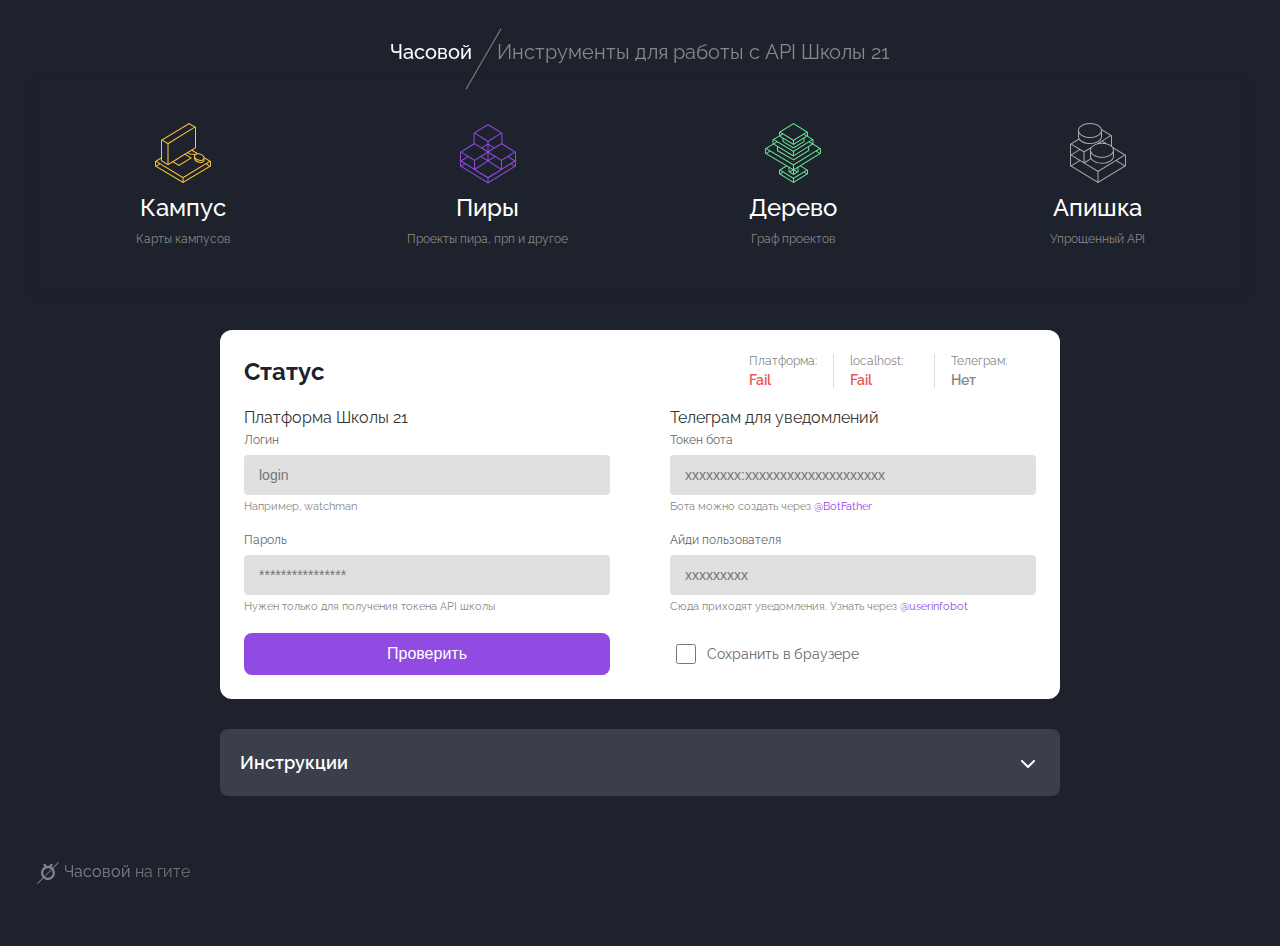
<file: index.html>
<!DOCTYPE html>
<html lang="ru">

<head>
  <meta charset="UTF-8" />
  <script>
    window.name = "tab_index";
  </script>
  <meta name="viewport" content="width=device-width, initial-scale=1.0" />
  <title>Часовой / Главная</title>
  <link rel="icon" type="image/svg+xml"
    href='data:image/svg+xml,<svg xmlns="http://www.w3.org/2000/svg" width="16" height="16" viewBox="0 0 16 16" fill="%23E0292C"><path fill-rule="evenodd" d="M6.41 0.993C7.383 0.385 8.617 0.385 9.59 0.993L14.59 4.118C15.467 4.666 16 5.628 16 6.662V16H0V6.662C0 5.628 0.533 4.666 1.41 4.118L6.41 0.993ZM3 8C3 10.908 5.381 13 8 13C10.619 13 13 10.908 13 8H10.5C10.5 9.109 9.523 10.272 8 10.272C6.477 10.272 5.5 9.109 5.5 8H3Z"/></svg>' />
  <link rel="preconnect" href="https://fonts.googleapis.com" />
  <link rel="preconnect" href="https://fonts.gstatic.com" crossorigin />
  <link href="https://fonts.googleapis.com/css2?family=Raleway:wght@100;400;500;600;700&display=swap"
    rel="stylesheet" />
  <script src="src/login.js"></script>
  <script src="src/script.js"></script>
  <link rel="stylesheet" href="src/style.css" />
</head>

<body>
  <div class="container w-index">
    <header>
      <span class="logo">Часовой <span>Инструменты для работы с API Школы 21</span></span>
    </header>

    <div class="nav-cards">
      <a href="src/watchman-campus.html" onclick="return openUniqueTab(this.href, 'tab_campus')" class="nav-card">
        <div class="nav-card-icon color-k">
          <svg width="60" height="60" viewBox="0 0 60 60" xmlns="http://www.w3.org/2000/svg" fill="currentColor">
            <path fill-rule="evenodd"
              d="M43 4V25L39.6123 27.0859L44.874 30.2803C45.6655 30.2611 46.5198 30.3802 47.3779 30.6553L47.6426 30.7461C49.6533 31.4667 51.1012 32.873 51.4648 34.3066C51.4625 34.2972 51.4605 34.2877 51.458 34.2783L58 38.25V43.25L30 60L2 43.25V38.25L8 34.6064V17L36 0L43 4ZM3.92578 43.25L29.5 58.5264V54.9463L7.0791 41.334L3.92578 43.25ZM30.5 54.9463V58.5264L56.0732 43.25L52.9189 41.334L30.5 54.9463ZM20.8408 38.6514L26 41.8262L37.0918 35.001L31.9268 31.8223L32.8799 31.2344L39 35.001L26 43.001L19.8877 39.2393L20.7764 38.6914L15 42.25L8 38V35.7754L3.92578 38.25L30 54.0801L56.0732 38.25L51.5078 35.4775C51.4893 35.5731 51.4666 35.6687 51.4365 35.7627L51.374 35.9365C51.3694 35.948 51.3632 35.9593 51.3584 35.9707C51.582 36.5706 51.622 37.1839 51.4365 37.7627L51.374 37.9365C50.6516 39.7156 47.9299 40.4424 45.166 39.5566L44.9014 39.4668C42.2885 38.5307 40.6237 36.4373 41.0557 34.6299L41.1055 34.4512C41.1282 34.3802 41.1549 34.3111 41.1836 34.2432C40.9829 33.7047 40.9301 33.1554 41.0557 32.6299L41.1055 32.4512C41.1409 32.3407 41.1837 32.2338 41.2334 32.1309C40.9124 31.9872 40.5407 31.8893 40.123 31.8213C39.4741 31.7157 38.8007 31.6885 38.0801 31.623C36.8605 31.5122 35.4522 31.2937 34.7344 30.0908L20.8408 38.6514ZM3 42.6426L6.11719 40.75L3 38.8564V42.6426ZM53.8818 40.75L57 42.6426V38.8564L53.8818 40.75ZM9 37.5L11.6162 39.0264L14.5 40.7764V20.9463L9 17.6064V37.5ZM15.5 20.9414V40.7656L29.9717 31.8496L42 24.5V4.61523L15.5 20.9414ZM42.0342 35.6074C42.1136 35.9635 42.3005 36.3519 42.6201 36.7539C43.2157 37.5027 44.207 38.1994 45.4707 38.6045C46.7348 39.0096 47.9472 39.0191 48.8672 38.7559C49.7947 38.4903 50.3123 37.9931 50.4844 37.457C50.5286 37.3192 50.5505 37.17 50.5518 37.0117C49.3621 37.9673 47.2773 38.2332 45.166 37.5566L44.9014 37.4668C43.7581 37.0572 42.7963 36.4262 42.1123 35.6943L42.0342 35.6074ZM47.0723 31.6084C45.8083 31.2033 44.5967 31.1939 43.6768 31.457C42.749 31.7226 42.2296 32.2197 42.0576 32.7559C41.886 33.2921 42.0196 33.9986 42.6201 34.7539C43.2157 35.5027 44.207 36.1994 45.4707 36.6045C46.7348 37.0096 47.9472 37.0191 48.8672 36.7559C49.7947 36.4903 50.3123 35.9931 50.4844 35.457C50.6562 34.9208 50.5244 34.2144 49.9238 33.459C49.3283 32.71 48.3363 32.0136 47.0723 31.6084ZM35.5889 29.5645C36.0233 30.298 36.9009 30.5115 38.1709 30.627C38.8248 30.6864 39.5888 30.721 40.2832 30.834C40.8181 30.9211 41.3603 31.0614 41.8506 31.3184C42.2518 30.9549 42.7734 30.6797 43.375 30.5039C43.3617 30.5078 43.3482 30.5107 43.335 30.5146L38.6572 27.6748L35.5889 29.5645ZM9.92578 17L14.9951 20.0771L41.041 4.03223L36.0146 1.16016L9.92578 17Z" />
          </svg>
        </div>
        <div class="nav-card-title">Кампус</div>
        <div class="nav-card-subtitle">Карты кампусов</div>
      </a>
      <a href="src/watchman-peers.html" onclick="return openUniqueTab(this.href, 'tab_peers')" class="nav-card">
        <div class="nav-card-icon color-p">
          <svg width="60" height="61" viewBox="0 0 60 61" xmlns="http://www.w3.org/2000/svg" fill="currentColor">
            <path fill-rule="evenodd"
              d="M44.5 10V20.6201L58 29V43.25H57.998L30 60.499L2.00195 43.25H2V29L15.5 20.6201V10L30 1L44.5 10ZM3.92578 43.249L29.5 59.0205V55.1865L7.20801 41.2549L3.92578 43.249ZM30.5 55.1865V59.0205L56.0732 43.249L52.79 41.2549L30.5 55.1865ZM17.5029 46.376L30 54.0752L42.4951 46.376L30 38.6201L17.5029 46.376ZM30.9473 37.9668L31 38L30.9473 38.0322L43 45.5117V37.6895L37.1973 34.0879L30.9473 37.9668ZM17 37.6895V45.5107L29.0508 38.0312L29 38L29.0518 37.9678L22.8018 34.0879L17 37.6895ZM3 37.374L9.22363 33.4834L10.1973 34.0879L9.00488 34.8281L3.92676 38.0127L16 45.4502V37.6895L3 29.6201V37.374ZM44 37.6895V45.4492L56.0723 38.0127L50.9727 34.8154L49.8018 34.0879L44 37.6895ZM53.7393 40.6621L57 42.6416V38.625L53.7393 40.6621ZM3 42.6406L6.25879 40.6611L3 38.624V42.6406ZM50.7754 33.4834L57 37.374V29.6201L50.7754 33.4834ZM23.7959 33.4707L29.5 37.0117V29.9297L23.7959 33.4707ZM30.5 37.0117L36.2031 33.4707L30.5 29.9307V37.0117ZM3.89551 29L16.5 36.8223L29.0508 29.0312L29 29L29.0518 28.9678L16.5 21.1768L3.89551 29ZM30.9473 28.9668L31 29L30.9473 29.0322L43.5 36.8223L56.1035 29L43.5 21.1768L30.9473 28.9668ZM28.1445 22.8271L24.6172 25.0381L29.5 28.0684V21.9863L28.1445 22.8271ZM30.5 18.6895V20.8096L36.3467 24.4395L35.3809 25.0381L31.8613 22.832L30.5 21.9863V28.0684L43.5 20V10.6201L30.5 18.6895ZM16.5 20L23.6523 24.4385L29.5 20.8096V18.6895L16.5 10.6201V20ZM17.3955 10L30 17.8223L42.6035 10L30 2.17676L17.3955 10Z" />
          </svg>
        </div>
        <div class="nav-card-title">Пиры</div>
        <div class="nav-card-subtitle">Проекты пира, прп и другое</div>
      </a>
      <a href="src/watchman-graph.html" onclick="return openUniqueTab(this.href, 'tab_graph')" class="nav-card">
        <div class="nav-card-icon color-m">
          <svg width="60" height="60" viewBox="0 0 60 60" xmlns="http://www.w3.org/2000/svg" fill="currentColor">
            <path fill-rule="evenodd"
              d="M45 9V13H44.998L44.9492 13.0293L50.5 16.499V20.8633L58 25.5V30.5H57.998L38.168 42.7578L45 46.999V50.999L30.5 59.999L16 50.999V46.999L22.6943 42.8428L23.6611 43.4199L17.8955 46.999L30.5 54.8213L43.1035 46.999L37.2178 43.3457L35.5 44.4072V48.999L30.5 51.999L25.5 48.999V44.5156L2.00195 30.5H2V25.5L9.52148 21.0127L9.5 21V16.5L16 12.6289V9L30.5 0L45 9ZM17.8955 50.999L30 58.5107V55.6885L20.1689 49.5869L17.8955 50.999ZM31 55.6885V58.5107L43.1035 50.999L40.8291 49.5869L31 55.6885ZM27.4434 48.999L30 50.5312V47.4648L27.4434 48.999ZM31 50.5312L33.5557 48.999L31 47.4648V50.5312ZM17 50.3779L19.2217 48.999L19.6953 49.293L17 47.6191V50.3779ZM41.7773 48.999L44 50.3779V47.6191L41.7773 48.999ZM26.5 48.3984L29.2461 46.751L26.5 45.1123V48.3984ZM31.7314 46.7373L34.5 48.3984V45.0254L31.7314 46.7373ZM3.93848 30.4912L30 46.0361V42.2012L7.12305 28.5557L3.93848 30.4912ZM31 42.1904V46.0137L56.0859 30.5059L52.9658 28.6113L31 42.1904ZM46.1113 23.7236V27.9355L45.8721 28.0811L30.5078 37.4736L30.25 37.3252L14 27.9434V23.6943L10.4951 21.5957L3.95117 25.5L30.4902 41.3301L56.0986 25.5L49.6611 21.5205L46.1113 23.7236ZM15 27.3652L30.4922 36.3105L45.1113 27.374V24.3447L30.3672 33.5L15 24.2939V27.3652ZM10.5 20.4004L13.2676 18.7422L14.2734 19.3408L11.4688 21.0146L30 32.1133V28.7012L10.5 17.0938V20.4004ZM31 28.6865V31.9287L48.6035 21L45.9424 19.3477L46.9893 18.6934L49.5 20.2451V17.124L31 28.6865ZM3 29.8916L6.15234 27.9766L3 26.0957V29.8916ZM53.9199 28.0215L57 29.8916V26.1172L53.9199 28.0215ZM11.4551 16.499L30.4873 27.8271L48.6133 16.499L44.0029 13.6172L41.5 15.1699V18.7539L30.5 25.4785L19.5 18.7539V15.3984L16.4131 13.5469L11.4551 16.499ZM30.5 21.999L20.5 15.999V18.1924L30.5 24.3057L40.5 18.1924V15.791L30.5 21.999ZM17.3955 12.999L30 20.5225V17.6895L19.9668 11.4619L17.3955 12.999ZM31 17.6895V20.5107L43.0576 13.0264L40.793 11.6104L31 17.6895ZM17.8955 9L30.5 16.8223L43.1035 9L30.5 1.17676L17.8955 9ZM41.7783 10.999L44 12.3779V9.62012L41.7783 10.999ZM17 12.0332L18.9834 10.8516L17 9.62012V12.0332Z" />
          </svg>
        </div>
        <div class="nav-card-title">Дерево</div>
        <div class="nav-card-subtitle">Граф проектов</div>
      </a>
      <a href="src/watchman-fullapi.html" onclick="return openUniqueTab(this.href, 'tab_api')" class="nav-card">
        <div class="nav-card-icon color-a">
          <svg width="60" height="60" viewBox="0 0 60 60" xmlns="http://www.w3.org/2000/svg" fill="currentColor">
            <path fill-rule="evenodd"
              d="M22 0C27.996 0 32.964 2.7487 33.8564 6.33984L44 12.499V23L44.1562 23.2578C44.3952 23.4947 44.6154 23.7384 44.8115 23.9922L58 32V43L30 60L2 43V21L10.5732 15.793C10.6123 15.8691 10.6534 15.9446 10.6963 16.0195C10.2467 15.2318 10 14.3842 10 13.5C9.99967 11.7504 9.99999 9.25094 10 7.74902C10.0023 7.74902 10.0046 7.74902 10.0068 7.74902C10.0071 7.75391 10.0075 7.75879 10.0078 7.76367C10.003 7.67614 10 7.58826 10 7.5C10 3.35786 15.3726 0 22 0ZM3.92578 43L29.5 58.5264V48.6963L12.0205 38.084L3.92578 43ZM30.5 48.6963V58.5264L56.0732 43L47.9775 38.084L30.5 48.6963ZM45.7539 25.7344C45.9147 26.224 46 26.7307 46 27.25C46 27.3337 45.9965 27.417 45.9922 27.5C45.9948 27.5 45.9974 27.501 46 27.501V33.251C46 37.3931 40.6275 40.751 34 40.751C29.1158 40.7508 24.9158 38.925 23.043 36.3076L17.0332 39.957L30 47.8301L56.0732 32L45.7539 25.7344ZM3 42.3926L11.0586 37.5L3 32.6064V42.3926ZM48.9404 37.5L57 42.3926V32.6064L48.9404 37.5ZM45 30.2471C43.1487 32.8966 38.9215 34.75 34 34.75C29.0785 34.75 24.8513 32.8966 23 30.2471V33.251C23 34.8527 24.0421 36.4541 26.0449 37.7061C28.0338 38.9491 30.8439 39.7509 34 39.751C37.1562 39.751 39.9671 38.9491 41.9561 37.7061C43.9589 36.4542 45 34.8527 45 33.251V30.2471ZM22.3613 25.4199C22.3243 25.5121 22.2893 25.6047 22.2578 25.6982L16.5 29.1953V39.1094L22.5254 35.4502C22.1845 34.7546 22 34.0164 22 33.251C21.9997 31.5014 22 29.0019 22 27.5C22.0023 27.5 22.0046 27.5 22.0068 27.5C22.0071 27.5055 22.0075 27.5111 22.0078 27.5166C22.0029 27.4281 22 27.3392 22 27.25C22 26.6185 22.1262 26.0058 22.3613 25.4199ZM3 31.3926L11.0586 26.5L12.0215 27.084L3.92578 32L15.5 39.0264V29.1953L3 21.6055V31.3926ZM34 20.75C30.8438 20.75 28.0339 21.5518 26.0449 22.7949C24.0418 24.0469 23 25.6481 23 27.25C23 28.8519 24.0418 30.4531 26.0449 31.7051C28.0339 32.9482 30.8438 33.75 34 33.75C37.1562 33.75 39.9661 32.9482 41.9551 31.7051C43.9582 30.4531 45 28.8519 45 27.25C45 25.6481 43.9582 24.0469 41.9551 22.7949C39.9661 21.5518 37.1562 20.75 34 20.75ZM29.0127 20.4277L42.0732 12.499L33.998 7.59473C33.9984 7.57846 33.9979 7.56218 33.998 7.5459C33.9971 7.61382 33.9957 7.68152 33.9922 7.74902C33.9948 7.74902 33.9974 7.75 34 7.75V13.5C34 17.6422 28.6275 21 22 21C17.1681 20.9999 13.0055 19.2131 11.1035 16.6406L3.92578 20.999L16 28.3291L23.2314 23.9375C24.4515 22.3912 26.499 21.1466 29.0127 20.4277ZM38.8994 20.4033C40.4956 20.8501 41.9065 21.5084 43.042 22.3213C43.028 22.3113 43.0141 22.301 43 22.291V13.1055L31.8555 19.8701C32.5513 19.7917 33.268 19.75 34 19.75C34.7122 19.75 35.4098 19.7909 36.0879 19.8652L33.9775 18.584L34.9404 18L38.8994 20.4033ZM33 10.4971C31.1487 13.1466 26.9215 15 22 15C17.0785 15 12.8513 13.1466 11 10.4971V13.5C11 15.1018 12.0421 16.7032 14.0449 17.9551C16.0338 19.1981 18.8439 19.9999 22 20C25.1562 20 27.9671 19.1981 29.9561 17.9551C31.9589 16.7032 33 15.1018 33 13.5V10.4971ZM22 1C18.8438 1 16.0339 1.80181 14.0449 3.04492C12.0418 4.29686 11 5.89814 11 7.5C11 9.10186 12.0418 10.7031 14.0449 11.9551C16.0339 13.1982 18.8438 14 22 14C25.1562 14 27.9661 13.1982 29.9551 11.9551C31.9582 10.7031 33 9.10186 33 7.5C33 5.89814 31.9582 4.29686 29.9551 3.04492C27.9661 1.80181 25.1562 1 22 1Z" />
          </svg>
        </div>
        <div class="nav-card-title">Апишка</div>
        <div class="nav-card-subtitle">Упрощенный API</div>
      </a>
    </div>

    <div class="login-cont">
      <div class="status-card">
        <div class="status-header">
          <div class="status-title">Статус</div>
          <div class="status-right">
            <div class="status-indicators-grid">
              <div class="status-indicator-item">
                <span class="status-label">Платформа:</span>
                <span class="status-value" id="status-ind-platform">...</span>
              </div>
              <div class="status-indicator-item">
                <span class="status-label">localhost:</span>
                <span class="status-value" id="status-ind-localhost">...</span>
              </div>
              <div class="status-indicator-item">
                <span class="status-label">Телеграм:</span>
                <span class="status-value" id="status-ind-telegram">...</span>
              </div>
            </div>
          </div>
        </div>

        <div class="status-grid">
          <div class="status-column">
            <div class="status-column-title">Платформа Школы 21</div>

            <div class="input-group">
              <label>Логин</label>
              <div class="input-wrapper">
                <input type="text" id="s21-login" placeholder="login" />
              </div>
              <div class="helper-text">Например, watchman</div>
            </div>

            <div class="input-group">
              <label>Пароль</label>
              <div class="input-wrapper">
                <input type="password" id="s21-pass" placeholder="****************" />
              </div>
              <div class="helper-text">
                Нужен только для получения токена API школы
              </div>
            </div>
          </div>

          <div class="status-column">
            <div class="status-column-title">Телеграм для уведомлений</div>

            <div class="input-group">
              <label>Токен бота</label>
              <div class="input-wrapper">
                <input type="text" id="tg-token" placeholder="xxxxxxxx:xxxxxxxxxxxxxxxxxxxx" />
              </div>
              <div class="helper-text">
                Бота можно создать через
                <a href="https://t.me/BotFather" target="_blank">@BotFather</a>
              </div>
            </div>

            <div class="input-group">
              <label>Айди пользователя</label>
              <div class="input-wrapper">
                <input type="text" id="tg-id" placeholder="xxxxxxxxx" />
              </div>
              <div class="helper-text">
                Сюда приходят уведомления. Узнать через
                <a href="https://t.me/userinfobot" target="_blank">@userinfobot</a>
              </div>
            </div>
          </div>
        </div>

        <div class="status-actions">
          <button class="check-btn" id="check-btn">Проверить</button>
          <label class="checkbox-label">
            <input type="checkbox" id="save-creds" />
            Сохранить в браузере
          </label>
        </div>
      </div>

      <div class="instructions-block">
        <div class="instructions-header" onclick="toggleInstructions(this)">
          <span>Инструкции</span>
          <span class="toggle-icon">
            <svg width="24" height="24" viewBox="0 0 24 24" fill="none" xmlns="http://www.w3.org/2000/svg">
              <path d="M6 9L12 15L18 9" stroke="currentColor" stroke-width="2" stroke-linecap="round"
                stroke-linejoin="round" />
            </svg>
          </span>
        </div>
        <div class="instructions-body">
          <h4>Сервер</h4>
          <p>
            Часовой работает в браузере, поэтому для доступа к API нужно
            запустить локальный сервер.
          </p>

          <p>
            Запуск сервера: <strong>python3 start.py</strong> или
            <strong>python start.py</strong> в терминале.<br /><br />
          </p>

          <h4>Логин и пароль</h4>
          <p>
            Доступ к API возможен только с логином и паролем Платформы Школы
            21.
          </p>
          <p>
            Логин и пароль можно сохранить в браузере или вводить каждый раз вручную.
          </p>
          <p>
            Если не нажать &laquo;Запомнить данные в браузере&raquo;, то логин
            и пароль удалятся при завершении сессии.<br /><br />
          </p>

          <h4>Телеграм</h4>
          <p>
            Несколько скриптов дают возможность получать
            обновления в Телеграм. Это не обязательный функционал и поля
            доступа к Телеграм можно не заполнять.
          </p>
          <p>
            Создать телеграм-бота можно через
            <a href="https://t.me/BotFather" target="_blank">@BotFather</a>.
            Нужно получить токен бота.
          </p>
          <p>
            Узнать свой ID в Телеграм можно через
            <a href="https://t.me/userinfobot" target="_blank">@userinfobot</a>.
          </p>
        </div>
      </div>
    </div>

    <footer class="page-footer">
      <div class="footer-left">
        <svg width="16" height="16" viewBox="0 0 16 16" fill="#7D838E" xmlns="http://www.w3.org/2000/svg">
          <path
            d="M5.667 0C5.667 0.952 6.578 1.951 8 1.951C9.422 1.951 10.333 0.952 10.333 0H12.667C12.667 1.139 12.203 2.131 11.467 2.874C13.577 4.084 15 6.362 15 8.976C15 12.855 11.866 16 8 16C4.134 16 1 12.855 1 8.976C1 6.363 2.422 4.084 4.532 2.874C3.797 2.131 3.333 1.139 3.333 0H5.667ZM8 4.293C5.423 4.293 3.333 6.389 3.333 8.976C3.333 11.562 5.423 13.659 8 13.659C10.577 13.659 12.667 11.562 12.667 8.976C12.667 6.389 10.577 4.293 8 4.293Z" />
        </svg>
        <span class="motto"><a href="https://github.com/rafikov/watchman">Часовой</a> на гите</span>
      </div>
    </footer>
  </div>

  <script>
    window.toggleInstructions = (header) => {
      header.parentElement.classList.toggle("expanded");
    };

    const s21LoginInput = document.getElementById("s21-login");
    const s21PassInput = document.getElementById("s21-pass");
    const tgTokenInput = document.getElementById("tg-token");
    const tgIdInput = document.getElementById("tg-id");
    const saveCredsCheckbox = document.getElementById("save-creds");
    const checkBtn = document.getElementById("check-btn");

    function loadCredentials() {
      let stored = localStorage.getItem("watchman_creds");
      let fromLocal = true;

      if (!stored) {
        const match = document.cookie.match(
          new RegExp("(^| )watchman_creds=([^;]+)")
        );
        if (match) {
          try {
            stored = decodeURIComponent(match[2]);
            fromLocal = false;
          } catch (e) { }
        }
      }

      if (stored) {
        try {
          const creds = JSON.parse(stored);
          if (creds.s21Login) s21LoginInput.value = creds.s21Login;
          if (creds.s21Pass) s21PassInput.value = creds.s21Pass;
          if (creds.tgToken) tgTokenInput.value = creds.tgToken;
          if (creds.tgId) tgIdInput.value = creds.tgId;
          saveCredsCheckbox.checked = fromLocal;
        } catch (e) {
          console.error("Failed to parse credentials", e);
        }
      }
    }

    function saveCredentials() {
      const creds = {
        s21Login: s21LoginInput.value,
        s21Pass: s21PassInput.value,
        tgToken: tgTokenInput.value,
        tgId: tgIdInput.value,
      };

      if (saveCredsCheckbox.checked) {
        localStorage.setItem("watchman_creds", JSON.stringify(creds));
        document.cookie = "watchman_creds=; max-age=0; path=/";
      } else {
        document.cookie =
          "watchman_creds=" +
          encodeURIComponent(JSON.stringify(creds)) +
          "; path=/";
        localStorage.removeItem("watchman_creds");
      }
    }
    async function performCheck() {
      checkBtn.disabled = true;
      checkBtn.classList.add("disabled");
      const originalText = checkBtn.textContent;
      checkBtn.textContent = "Проверка...";

      const delayPromise = new Promise(resolve => setTimeout(resolve, 600));

      try {
        const user = s21LoginInput.value.trim();
        const pass = s21PassInput.value.trim();
        const tgToken = tgTokenInput.value.trim();
        const tgId = tgIdInput.value.trim();

        if (!user || !pass) {
          alert("Пожалуйста, заполните логин и пароль");
          return;
        }

        const isProxyOnline = await checkProxy();

        if (user && pass) {
          if (isProxyOnline) {
            try {
              await getAccessToken(user, pass, true);
            } catch (e) {
              console.warn("Auth failed", e);
              alert(
                "Ошибка авторизации: " + (e.message || "Неизвестная ошибка")
              );
            }
          }
        }

        if (tgToken) {
          try {
            await verifyTelegramBot(tgToken);
          } catch (e) {
            console.warn("Telegram verification failed", e);
          }
        }

        saveCredentials();
        if (typeof checkSystemStatus === "function") {
          await checkSystemStatus();
        }
        await delayPromise;
      } catch (e) {
        console.error("Unexpected error:", e);
        alert("Произошла ошибка: " + e.message);
      } finally {
        checkBtn.disabled = false;
        checkBtn.classList.remove("disabled");
        checkBtn.textContent = originalText;
      }
    }

    window.addEventListener("load", () => {
      loadCredentials();
    });

    checkBtn.addEventListener("click", performCheck);
  </script>
</body>

</html>
</file>
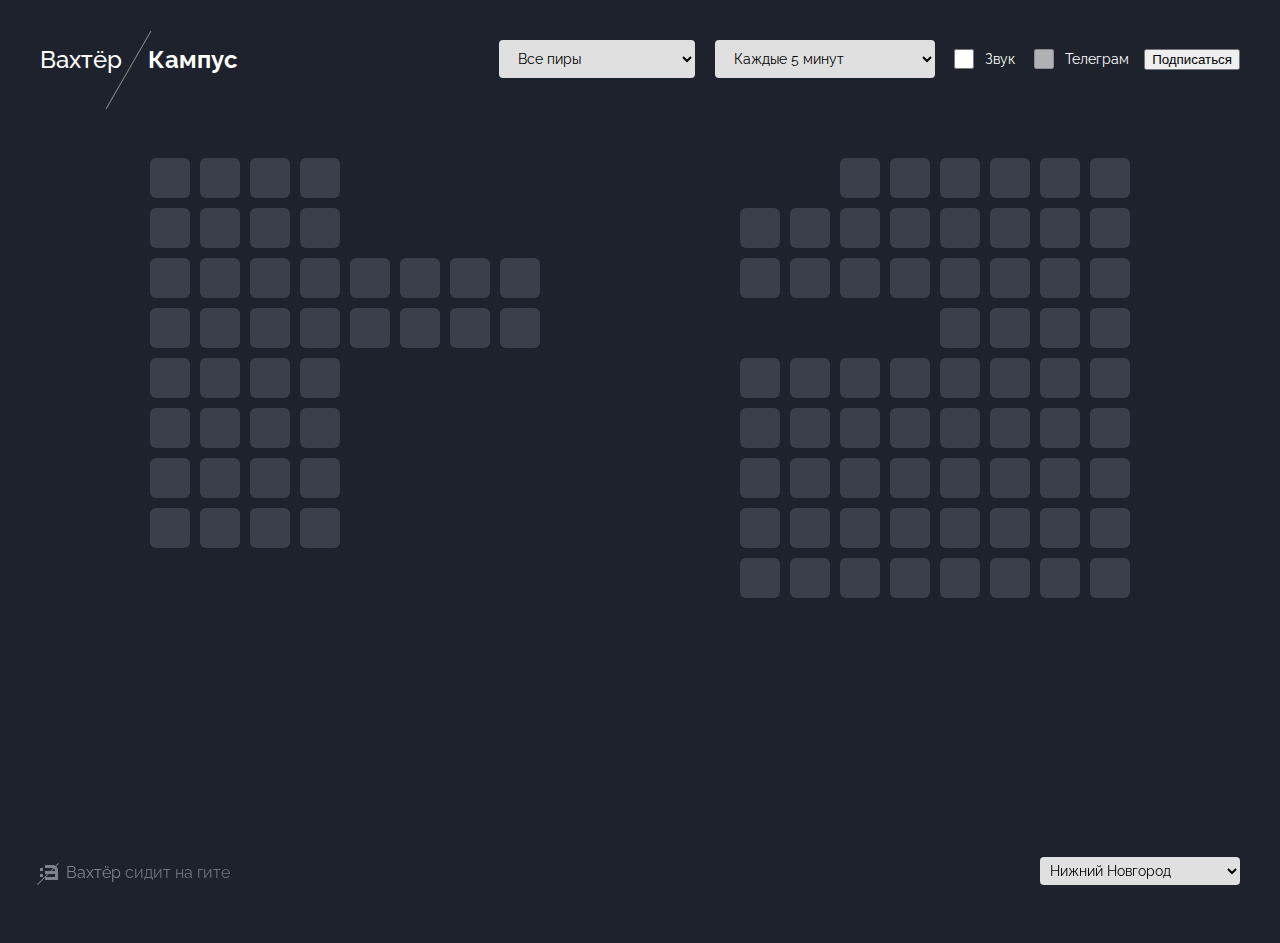
<file: src/watchman-campus.html>
<!DOCTYPE html>
<html lang="ru">

<head>
  <meta charset="UTF-8" />
  <meta name="viewport" content="width=device-width, initial-scale=1.0" />
  <title>Вахтёр / Кампус</title>
  <link rel="icon" type="image/svg+xml"
    href="data:image/svg+xml,<svg xmlns='http://www.w3.org/2000/svg' viewBox='0 0 18 15' fill='%23FFC540'><path d='M12.5 0C15.538 0 18 2.462 18 5.5V15H5v-3h10V9H5V6h10v-.5C15 4.119 13.881 3 12.5 3H5V0h7.5zM0 3h3v3H0zm0 6h3v3H0z'/></svg>" />
  <link rel="preconnect" href="https://fonts.googleapis.com" />
  <link rel="preconnect" href="https://fonts.gstatic.com" crossorigin />
  <link href="https://fonts.googleapis.com/css2?family=Raleway:wght@400;500;600;700&display=swap" rel="stylesheet" />
  <script src="login.js"></script>
  <script src="maps.js"></script>
  <script src="script.js"></script>
  <link rel="stylesheet" href="style.css" />
</head>

<body>
  <div class="container w-campus">
    <header>
      <a href="../index.html" onclick="return openUniqueTab(this.href, 'tab_index')" class="logo">Вахтёр
        <span>Кампус</span></a>

      <div class="controls">
        <div class="controls-group">
          <select id="event-select">
            <option value="all">Все пиры</option>
            <option value="login">Выбранные пиры (0)</option>
            <option value="add">Выбрать пира</option>
          </select>
        </div>

        <div class="controls-group">
          <select id="update-interval">
            <option value="5">Каждые 5 минут</option>
            <option value="15">Каждые 15 минут</option>
            <option value="30">Каждые 30 минут</option>
            <option value="60">Каждый час</option>
          </select>

          <label class="checkbox-label">
            <input type="checkbox" id="sound-enabled" />
            Звук
          </label>

          <label class="checkbox-label">
            <input type="checkbox" id="telegram-enabled" />
            Телеграм
          </label>

          <button id="subscribe-btn">Подписаться</button>
        </div>
      </div>
    </header>

    <div class="modal-selected" id="modal-selected" style="display: none">
      <div class="select-peer">
        <button class="close-modal" id="close-modal">&times;</button>
        <div class="add-participant">
          <input type="text" id="login-input" placeholder="Имя пира (например, watchman)" />
          <button id="add-btn">Добавить</button>
        </div>

        <div class="participants-list" id="participants-list">
          <!-- Participants will be added here -->
        </div>
      </div>
    </div>

    <div class="map-container">
      <div class="map-view" id="map-view">
        <!-- Clusters and seats will be rendered here -->
        <div id="map-loading" class="loading-overlay" style="display: none">
          Загрузка карты...
        </div>

        <div class="preload">
          <div class="cluster_cont">
            <div class="cluster-section">
              <div class="seat-row">
                <div class="seat"></div>
                <div class="seat"></div>
                <div class="seat"></div>
                <div class="seat"></div>
              </div>
              <div class="seat-row">
                <div class="seat"></div>
                <div class="seat"></div>
                <div class="seat"></div>
                <div class="seat"></div>
              </div>
              <div class="seat-row">
                <div class="seat"></div>
                <div class="seat"></div>
                <div class="seat"></div>
                <div class="seat"></div>
                <div class="seat"></div>
                <div class="seat"></div>
                <div class="seat"></div>
                <div class="seat"></div>
              </div>
              <div class="seat-row">
                <div class="seat"></div>
                <div class="seat"></div>
                <div class="seat"></div>
                <div class="seat"></div>
                <div class="seat"></div>
                <div class="seat"></div>
                <div class="seat"></div>
                <div class="seat"></div>
              </div>
              <div class="seat-row">
                <div class="seat"></div>
                <div class="seat"></div>
                <div class="seat"></div>
                <div class="seat"></div>
              </div>
              <div class="seat-row">
                <div class="seat"></div>
                <div class="seat"></div>
                <div class="seat"></div>
                <div class="seat"></div>
              </div>
              <div class="seat-row">
                <div class="seat"></div>
                <div class="seat"></div>
                <div class="seat"></div>
                <div class="seat"></div>
              </div>
              <div class="seat-row">
                <div class="seat"></div>
                <div class="seat"></div>
                <div class="seat"></div>
                <div class="seat"></div>
              </div>
            </div>

            <div class="cluster-section">
              <div class="seat-row right">
                <div class="seat"></div>
                <div class="seat"></div>
                <div class="seat"></div>
                <div class="seat"></div>
                <div class="seat"></div>
                <div class="seat"></div>
              </div>
              <div class="seat-row right">
                <div class="seat"></div>
                <div class="seat"></div>
                <div class="seat"></div>
                <div class="seat"></div>
                <div class="seat"></div>
                <div class="seat"></div>
                <div class="seat"></div>
                <div class="seat"></div>
              </div>
              <div class="seat-row right">
                <div class="seat"></div>
                <div class="seat"></div>
                <div class="seat"></div>
                <div class="seat"></div>
                <div class="seat"></div>
                <div class="seat"></div>
                <div class="seat"></div>
                <div class="seat"></div>
              </div>
              <div class="seat-row right">
                <div class="seat"></div>
                <div class="seat"></div>
                <div class="seat"></div>
                <div class="seat"></div>
              </div>
              <div class="seat-row right">
                <div class="seat"></div>
                <div class="seat"></div>
                <div class="seat"></div>
                <div class="seat"></div>
                <div class="seat"></div>
                <div class="seat"></div>
                <div class="seat"></div>
                <div class="seat"></div>
              </div>
              <div class="seat-row right">
                <div class="seat"></div>
                <div class="seat"></div>
                <div class="seat"></div>
                <div class="seat"></div>
                <div class="seat"></div>
                <div class="seat"></div>
                <div class="seat"></div>
                <div class="seat"></div>
              </div>
              <div class="seat-row right">
                <div class="seat"></div>
                <div class="seat"></div>
                <div class="seat"></div>
                <div class="seat"></div>
                <div class="seat"></div>
                <div class="seat"></div>
                <div class="seat"></div>
                <div class="seat"></div>
              </div>
              <div class="seat-row right">
                <div class="seat"></div>
                <div class="seat"></div>
                <div class="seat"></div>
                <div class="seat"></div>
                <div class="seat"></div>
                <div class="seat"></div>
                <div class="seat"></div>
                <div class="seat"></div>
              </div>
              <div class="seat-row right">
                <div class="seat"></div>
                <div class="seat"></div>
                <div class="seat"></div>
                <div class="seat"></div>
                <div class="seat"></div>
                <div class="seat"></div>
                <div class="seat"></div>
                <div class="seat"></div>
              </div>
            </div>
          </div>
        </div>
      </div>

      <div class="sidebar" id="events-sidebar">
        <div class="sidebar-toggle" id="sidebar-toggle">
          <span>◀</span>
        </div>
        <div class="event-header">
          <h3>События</h3>
        </div>
        <div class="log-container" id="events-log">
          <!-- Logs here -->
        </div>
      </div>
    </div>

    <footer class="page-footer">
      <div class="footer-left">
        <svg width="18" height="15" viewBox="0 0 18 15" fill="#7D838E">
          <path
            d="M12.5 0C15.538 0 18 2.462 18 5.5V15H5v-3h10V9H5V6h10v-.5C15 4.119 13.881 3 12.5 3H5V0h7.5zM0 3h3v3H0zm0 6h3v3H0z" />
        </svg>
        <span class="motto"><a href="https://github.com/rafikov/watchman">Вахтёр</a> сидит на гите</span>
      </div>

      <div class="footer-right">
        <select id="campus-select">
          <option value="5a23bec9-f989-485d-935b-3f0dc61c4812">
            Нижний Новгород
          </option>
          <option value="6bfe3c56-0211-4fe1-9e59-51616caac4dd">Москва</option>
          <option value="7c293c9c-f28c-4b10-be29-560e4b000a34">Казань</option>
          <option value="46e7d965-21e9-4936-bea9-f5ea0d1fddf2">
            Новосибирск
          </option>
        </select>
      </div>
    </footer>
  </div>

  <div id="seat-tooltip" class="seat-tooltip">
    <h3 id="tt-login">Login</h3>
    <div class="meta">
      <span id="tt-location">Location</span>
    </div>
    <div class="meta">
      <span id="tt-classname">Class</span>
      <span id="tt-level">Level</span>
    </div>
    <div class="project">
      <span id="tt-project">Project</span>
      <span id="tt-status" class="status-badge">Status</span>
    </div>
  </div>

  <div id="status-message"></div>

  <script>
    let currentCampusId = "5a23bec9-f989-485d-935b-3f0dc61c4812";

    var clusters = [];
    var mapData = new Map();
    var hostState = new Map();
    var isSubscribed = false;
    var pollTimer = null;
    var countdownTimer = null;
    var selectedPeers = new Set();

    const mapView = document.getElementById("map-view");
    const mapLoading = document.getElementById("map-loading");
    const seatTooltip = document.getElementById("seat-tooltip");
    const eventsSidebar = document.getElementById("events-sidebar");
    const sidebarToggle = document.getElementById("sidebar-toggle");
    const eventsLog = document.getElementById("events-log");
    const subscribeBtn = document.getElementById("subscribe-btn");
    const intervalSelect = document.getElementById("update-interval");
    const eventSelect = document.getElementById("event-select");
    const soundCheckbox = document.getElementById("sound-enabled");
    const telegramCheckbox = document.getElementById("telegram-enabled");
    const campusSelect = document.getElementById("campus-select");

    const modalSelected = document.getElementById("modal-selected");
    const closeModalBtn = document.getElementById("close-modal");
    const addPeerBtn = document.getElementById("add-btn");
    const peerInput = document.getElementById("login-input");
    const participantsList = document.getElementById("participants-list");

    eventsSidebar.style.display = "none";

    window.addEventListener("load", () => {
      if (typeof TG_CONFIG === "undefined" || !TG_CONFIG.botToken) {
        if (telegramCheckbox) {
          telegramCheckbox.disabled = true;
          telegramCheckbox.title = "Configure bot in login.js";
        }
      }
    });

    function loadSelectedPeers() {
      try {
        const stored = localStorage.getItem("watchman_campus_peers");
        if (stored) {
          const list = JSON.parse(stored);
          list.forEach((p) => selectedPeers.add(p));
          updateSelectOption();
          renderPeerList();
        }
      } catch (e) {
        console.error("Failed to load peers", e);
      }
    }

    function saveSelectedPeers() {
      localStorage.setItem(
        "watchman_campus_peers",
        JSON.stringify(Array.from(selectedPeers))
      );
      updateSelectOption();
      renderPeerList();
    }

    function updateSelectOption() {
      const option = eventSelect.querySelector('option[value="login"]');
      if (option) {
        option.textContent = `Выбранные пиры (${selectedPeers.size})`;
      }
    }

    function addPeer() {
      const login = peerInput.value.trim().toLowerCase();
      if (!login) return;

      if (selectedPeers.has(login)) {
        return;
      }

      selectedPeers.add(login);
      saveSelectedPeers();
      peerInput.value = "";
      renderPeerList();
      renderMap();
    }

    function removePeer(login) {
      selectedPeers.delete(login);
      saveSelectedPeers();
      renderPeerList();
      renderMap();
    }

    function renderPeerList() {
      participantsList.innerHTML = "";
      if (selectedPeers.size === 0) {
        participantsList.innerHTML =
          '<div style="color: #8b949e; padding: 20px; text-align: center;">Список пуст</div>';
        return;
      }

      selectedPeers.forEach((login) => {
        const div = document.createElement("div");
        div.className = "participant-card";
        div.innerHTML = `
                <span class="participant-name">${login}</span>
                <button class="delete-btn" onclick="removePeer('${login}')">Удалить</button>
            `;
        participantsList.appendChild(div);
      });
    }

    closeModalBtn.addEventListener("click", () => {
      modalSelected.style.display = "none";
    });

    addPeerBtn.addEventListener("click", addPeer);

    eventSelect.addEventListener("change", () => {
      const value = eventSelect.value;
      if (value === "add") {
        modalSelected.style.display = "flex";
        eventSelect.value = "login";
        checkUpdates();
      } else if (value === "login") {
        if (selectedPeers.size === 0) {
          modalSelected.style.display = "flex";
        }
        checkUpdates();
      } else {
        checkUpdates();
      }
    });

    loadSelectedPeers();

    peerInput.addEventListener("keypress", (e) => {
      if (e.key === "Enter") addPeer();
    });

    modalSelected.addEventListener("click", (e) => {
      if (e.target === modalSelected) {
        modalSelected.style.display = "none";
      }
    });

    async function fetchCampuses() {
      try {
        const token = await getAccessToken();
        const res = await fetch(`${BASE_URL}/campuses`, {
          headers: { Authorization: `Bearer ${token}` },
        });
        if (res.ok) {
          const data = await res.json();
          populateCampusSelect(data.campuses || []);
        }
      } catch (e) {
        console.error("Failed to fetch campuses", e);
      }
    }

    function populateCampusSelect(campusesList) {
      const existingValues = new Set(
        Array.from(campusSelect.options).map((o) => o.value)
      );

      campusesList.forEach((c) => {
        if (!existingValues.has(c.id) && !IGNORED_CAMPUSES.has(c.id)) {
          const opt = document.createElement("option");
          opt.value = c.id;
          let name = c.fullName || c.name;
          if (name.startsWith("Школа 21, ")) {
            name = name.substring(10);
          }
          opt.textContent = name;
          campusSelect.appendChild(opt);
        }
      });
    }

    campusSelect.addEventListener("change", () => {
      const val = campusSelect.value;
      if (!val) return;

      currentCampusId = val;

      clusters = [];
      mapData.clear();
      hostState.clear();

      const loading = mapLoading;
      const preload = document.querySelector(".preload");

      mapView.innerHTML = "";
      mapView.appendChild(loading);

      if (preload) {
        preload.style.display = "flex";
        mapView.appendChild(preload);
      }

      loadFullMap();
    });

    eventSelect.addEventListener("change", () => {
      const val = eventSelect.value;

      if (val === "add") {
        modalSelected.style.display = "flex";
        eventSelect.value = "login";
      } else if (val === "login") {
        if (selectedPeers.size === 0) {
          modalSelected.style.display = "flex";
        }
      }

      renderMap();
    });

    loadSelectedPeers();

    sidebarToggle.addEventListener("click", () => {
      eventsSidebar.classList.toggle("visible");
      sidebarToggle.innerHTML = eventsSidebar.classList.contains("visible")
        ? "▶"
        : "◀";
    });

    let activeTooltip = null;
    let activeSeatElement = null;

    function hideTooltip() {
      seatTooltip.classList.remove("active");
      if (activeSeatElement) {
        activeSeatElement.classList.remove("selected");
        activeSeatElement = null;
      }
    }

    window.addEventListener("scroll", hideTooltip, true);
    mapView.addEventListener("scroll", hideTooltip);

    const UserCache = {
      get: (login) => {
        try {
          const data = localStorage.getItem(`watchman_user_${login}`);
          if (!data) return null;
          const parsed = JSON.parse(data);
          if (Date.now() - parsed.timestamp > 24 * 60 * 60 * 1000)
            return null;
          return parsed;
        } catch (e) {
          return null;
        }
      },
      set: (login, data) => {
        try {
          localStorage.setItem(
            `watchman_user_${login}`,
            JSON.stringify({
              ...data,
              timestamp: Date.now(),
            })
          );
        } catch (e) {
          console.warn("Cache full or error", e);
        }
      },
    };

    document.addEventListener("click", (e) => {
      if (
        !seatTooltip.contains(e.target) &&
        !e.target.classList.contains("seat")
      ) {
        hideTooltip();
      }
    });



    async function fetchClusters(token) {
      let retries = 3;
      while (retries > 0) {
        try {
          const authToken = token || (await getAccessToken());
          const response = await fetch(
            `${BASE_URL}/campuses/${currentCampusId}/clusters`,
            {
              headers: { Authorization: `Bearer ${authToken}` },
            }
          );

          if (!response.ok)
            throw new Error(`HTTP error! status: ${response.status}`);

          const data = await response.json();
          if (data && data.clusters) {
            clusters = data.clusters.sort((a, b) =>
              b.name.localeCompare(a.name)
            );
          } else {
            console.warn("Unexpected clusters format:", data);
            clusters = [];
          }
          return clusters;
        } catch (e) {
          console.warn(`Retry fetchClusters (${retries} left)`, e);
          retries--;
          if (retries === 0) {
            console.error("Error fetching clusters:", e);
            showStatus("Error fetching clusters");
            return [];
          }
          await new Promise((r) =>
            setTimeout(r, 2000 * Math.pow(2, 3 - retries))
          );
        }
      }
    }

    async function fetchClusterMap(clusterId, token) {
      const authToken = token || (await getAccessToken());
      const response = await fetch(`${BASE_URL}/clusters/${clusterId}/map`, {
        headers: { Authorization: `Bearer ${authToken}` },
      });

      if (!response.ok)
        throw new Error(`HTTP error! status: ${response.status}`);

      const data = await response.json();
      return data.clusterMap || [];
    }

    async function loadFullMap(isRefresh = false) {
      if (!isRefresh) {
        mapLoading.style.display = "flex";
        const preload = document.querySelector(".preload");
        if (preload) preload.style.display = "flex";
      }

      try {
        const token = await getAccessToken();

        if (clusters.length === 0) {
          await fetchClusters(token);
        }

        const promises = clusters.map(async (cluster) => {
          await new Promise((r) => setTimeout(r, Math.random() * 500));

          let retries = 3;
          while (retries > 0) {
            try {
              const hosts = await fetchClusterMap(cluster.id, token);
              mapData.set(cluster.id, hosts);

              hosts.forEach((host) => {
                const seatId = `${cluster.id}-${host.row}-${host.number}`;

                if (host.login) {
                  hostState.set(seatId, {
                    user: host.login,
                    seatId: seatId,
                    location: `${cluster.name} ${host.row}-${host.number}`,
                  });
                } else {
                  if (hostState.has(seatId)) {
                    hostState.delete(seatId);
                  }
                }
              });
              break;
            } catch (e) {
              console.warn(
                `Retry map fetch for ${cluster.name} (${retries} left)`,
                e
              );
              retries--;
              if (retries === 0)
                console.error(`Failed to fetch map for ${cluster.name}`);
              await new Promise((r) =>
                setTimeout(r, 2000 * Math.pow(2, 3 - retries))
              );
            }
          }
        });

        await Promise.all(promises);
        renderMap();
      } catch (e) {
        console.error("Error in loadFullMap:", e);
        showStatus("Ошибка при закгрузке карты");
      } finally {
        mapLoading.style.display = "none";
      }
    }

    async function preloadTopParticipants() {
      const seats = Array.from(
        document.querySelectorAll(".seat.occupied")
      ).slice(0, 10);
      if (seats.length === 0) return;

      try {
        const token = await getAccessToken();
        seats.forEach(async (seat) => {
          const login = seat.dataset.login;
          if (login && !UserCache.get(login)) {
            try {
              const details = await fetchUserDetails(login, token);
              UserCache.set(login, details);
            } catch (e) {
              console.error("Preload failed for", login);
            }
          }
        });
      } catch (e) {
        console.error("Preload token error");
      }
    }

    function renderMap() {
      const loading = mapLoading;
      const preload = document.querySelector(".preload");

      mapView.innerHTML = "";
      mapView.appendChild(loading);
      if (preload) {
        preload.style.display = "none";
        mapView.appendChild(preload);
      }

      if (clusters.length === 0) {
        const msg = document.createElement("div");
        msg.className = "message-loaded";
        msg.style.position = "relative";
        msg.style.background = "transparent";
        msg.textContent = "Нет кластеров в этом кампусе";
        mapView.appendChild(msg);
        return;
      }

      const template = CAMPUS_TEMPLATES[currentCampusId];
      let itemsToRender = [];
      const renderedClusterIds = new Set();

      if (template) {
        template.forEach((item) => {
          if (item.type === "html") {
            itemsToRender.push(item);
          } else if (item.type === "cluster") {
            const cluster = clusters.find(
              (c) =>
                (item.id && c.id === item.id) ||
                (item.name && c.name === item.name)
            );
            if (cluster) {
              itemsToRender.push({ ...item, cluster });
              renderedClusterIds.add(cluster.id);
            }
          }
        });
      }

      clusters.forEach((cluster) => {
        if (!renderedClusterIds.has(cluster.id)) {
          itemsToRender.push({ type: "cluster", cluster, align: "left" });
        }
      });

      let currentPair = [];

      itemsToRender.forEach((item) => {
        if (item.type === "html") {
          if (currentPair.length > 0) {
            const cont = document.createElement("div");
            cont.className = "cluster_cont";
            currentPair.forEach((el) => cont.appendChild(el));
            mapView.appendChild(cont);
            currentPair = [];
          }

          const div = document.createElement("div");
          div.innerHTML = item.content;
          mapView.appendChild(div);
          return;
        }

        const cluster = item.cluster;
        const hosts = mapData.get(cluster.id) || [];
        if (hosts.length === 0) return;

        const rowCounts = new Map();
        let isWide = false;
        hosts.forEach((h) =>
          rowCounts.set(h.row, (rowCounts.get(h.row) || 0) + 1)
        );
        for (let count of rowCounts.values()) {
          if (count > 10) {
            isWide = true;
            break;
          }
        }

        const section = document.createElement("div");
        section.className = "cluster-section";

        const title = document.createElement("h3");
        title.className = "cluster-title";
        title.textContent = cluster.name;
        section.appendChild(title);

        const rows = new Map();
        hosts.forEach((host) => {
          const r = host.row;
          if (!rows.has(r)) rows.set(r, []);
          rows.get(r).push(host);
        });

        const sortedRows = Array.from(rows.keys()).sort((a, b) => a - b);

        sortedRows.forEach((r) => {
          const rowDiv = document.createElement("div");
          rowDiv.className = "seat-row";
          if (item.align === "right") {
            rowDiv.classList.add("right");
          }

          const rowHosts = rows.get(r).sort((a, b) => a.number - b.number);

          rowHosts.forEach((host) => {
            const seat = document.createElement("div");
            seat.className = "seat";
            seat.textContent = host.number;

            const location = `${cluster.name} ${host.row}-${host.number}`;
            seat.dataset.location = location;

            if (host.isLocked || host.status === "blocked") {
              seat.classList.add("blocked");
              seat.title = "Blocked";
            }

            if (host.login) {
              seat.classList.add("occupied");
              seat.dataset.login = host.login;
              seat.title = host.login;

              if (selectedPeers.has(host.login.toLowerCase())) {
                seat.classList.add("watched");
              }

              seat.addEventListener("click", (e) =>
                showTooltip(e, host, location)
              );
            }

            rowDiv.appendChild(seat);
          });

          section.appendChild(rowDiv);
        });

        if (isWide) {
          if (currentPair.length > 0) {
            const cont = document.createElement("div");
            cont.className = "cluster_cont";
            currentPair.forEach((el) => cont.appendChild(el));
            mapView.appendChild(cont);
            currentPair = [];
          }
          const cont = document.createElement("div");
          cont.className = "cluster_cont";
          cont.appendChild(section);
          mapView.appendChild(cont);
        } else {
          currentPair.push(section);

          if (currentPair.length === 2) {
            const cont = document.createElement("div");
            cont.className = "cluster_cont";
            currentPair.forEach((el) => cont.appendChild(el));
            mapView.appendChild(cont);
            currentPair = [];
          }
        }
      });

      if (currentPair.length > 0) {
        const cont = document.createElement("div");
        cont.className = "cluster_cont";
        currentPair.forEach((el) => cont.appendChild(el));
        mapView.appendChild(cont);
      }

      preloadTopParticipants();
    }

    async function showTooltip(e, host, location) {
      e.stopPropagation();

      if (activeSeatElement) {
        activeSeatElement.classList.remove("selected");
      }
      activeSeatElement = e.target;
      activeSeatElement.classList.add("selected");

      const rect = e.target.getBoundingClientRect();

      seatTooltip.style.top = `${rect.top + window.scrollY - 150}px`;
      seatTooltip.style.left = `${rect.left + window.scrollX - 120}px`;
      seatTooltip.classList.add("active");

      document.getElementById("tt-location").textContent = location;

      if (host.login) {
        document.getElementById("tt-login").innerHTML =
          '<a href="https://platform.21-school.ru/profile/' +
          host.login +
          '" target="_blank">' +
          host.login +
          "</a>";

        if (window.handleDebugTooltip && window.handleDebugTooltip(host.login)) {
          return;
        }

        const cached = UserCache.get(host.login);
        if (cached) {
          updateTooltipUI(cached);
          return;
        }

        document.getElementById("tt-level").textContent = "Загружаем...";
        document.getElementById("tt-classname").textContent = "...";
        document.getElementById("tt-project").textContent = "Загружаем...";
        document.getElementById("tt-status").textContent = "...";
        document.getElementById("tt-status").style.background = "#eee";

        try {
          const token = await getAccessToken();
          const details = await fetchUserDetails(host.login, token);

          UserCache.set(host.login, details);
          updateTooltipUI(details);
        } catch (err) {
          console.error(err);
        }
      }
    }

    function updateTooltipUI(details) {
      document.getElementById("tt-level").textContent =
        "Уровень: " + details.level;
      document.getElementById("tt-classname").textContent = details.className;
      document.getElementById("tt-project").textContent = details.project;
      document.getElementById("tt-status").textContent = details.status;
      document.getElementById("tt-status").style.background =
        details.statusColor;
    }

    async function fetchUserDetails(login, token) {
      let level = "-";
      let className = "-";
      let project = "Нет проекта";
      let status = "-";
      let statusColor = "#eee";

      try {
        const basicRes = await fetch(`${BASE_URL}/participants/${login}`, {
          headers: { Authorization: `Bearer ${token}` },
        });

        if (basicRes.ok) {
          const basic = await basicRes.json();
          if (basic.level !== undefined && basic.level !== null)
            level = basic.level;
          if (basic.className) className = basic.className;
          else if (basic.pool_month && basic.pool_year)
            className = `${basic.pool_month} ${basic.pool_year}`;
          if (basic.status) status = basic.status;
        }

        const projRes = await fetch(
          `${BASE_URL}/participants/${login}/projects?limit=1000`,
          {
            headers: { Authorization: `Bearer ${token}` },
          }
        );

        if (projRes.ok) {
          const projBody = await projRes.json();
          const projData = projBody.projects || [];

          const getPriority = (status) => {
            const s = status ? status.toUpperCase() : "";
            if (
              [
                "IN_REVIEWS",
                "REVIEWING",
                "WAITING_FOR_PEER_REVIEW",
                "PEER_REVIEW",
                "CHECKING",
                "WAITING_FOR_CORRECTION",
              ].includes(s)
            )
              return 1;
            if (["IN_PROGRESS", "REGISTERED", "ASSIGNED"].includes(s))
              return 2;
            if (s === "ACCEPTED") return 3;
            if (s === "FAILED") return 4;
            return 5;
          };

          const getDate = (p) => {
            return new Date(
              p.updatedDateTime ||
              p.createdDateTime ||
              p.completionDateTime ||
              0
            ).getTime();
          };

          projData.sort((a, b) => {
            const prioA = getPriority(a.status);
            const prioB = getPriority(b.status);
            if (prioA !== prioB) return prioA - prioB;
            return getDate(b) - getDate(a);
          });

          if (projData.length > 0) {
            const p = projData[0];
            project = p.title;

            if (p.status) {
              status = p.status
                .toLowerCase()
                .split("_")
                .map((word) => word.charAt(0).toUpperCase() + word.slice(1))
                .join(" ");
            } else {
              status = "Unknown";
            }

            const prio = getPriority(p.status);
            if (prio <= 2) statusColor = "#fff3cd";
            else if (prio === 3) statusColor = "#d1e7dd";
            else statusColor = "#f8d7da";
          }
        }

        return { level, className, project, status, statusColor };
      } catch (e) {
        console.error("Fetch Details Critical Fail", e);
        return { level, className, project, status, statusColor };
      }
    }

    fetchCampuses();
    loadFullMap();

    function showStatus(msg) {
      const el = document.getElementById("status-message");
      el.textContent = msg;
      el.className = "show";
      setTimeout(() => (el.className = ""), 3000);
    }

    subscribeBtn.addEventListener("click", () => {
      if (!isSubscribed) {
        isSubscribed = true;
        subscribeBtn.textContent = "Отписаться";
        subscribeBtn.classList.add("active");

        if (telegramCheckbox.checked) {
          sendTelegramMessage(
            "Включена подписка на события Вахтёр / Кампус"
          );
        }

        const minutes = parseInt(intervalSelect.value);
        startPolling(minutes);
      } else {
        isSubscribed = false;
        subscribeBtn.textContent = "Подписаться";
        subscribeBtn.classList.remove("active");
        stopPolling();
      }
    });

    function startPolling(minutes) {
      checkUpdates();

      pollTimer = setInterval(checkUpdates, minutes * 60 * 1000);

      let seconds = minutes * 60;
      updateCountdown(seconds);
      countdownTimer = setInterval(() => {
        seconds--;
        if (seconds <= 0) seconds = minutes * 60;
        updateCountdown(seconds);
      }, 1000);
    }

    function stopPolling() {
      clearInterval(pollTimer);
      clearInterval(countdownTimer);
      subscribeBtn.textContent = "Подписаться";
    }

    function updateCountdown(seconds) {
      const m = Math.floor(seconds / 60);
      const s = seconds % 60;
      subscribeBtn.textContent = `${m}:${s.toString().padStart(2, "0")}`;
    }

    async function checkUpdates() {
      console.log("Checking for updates...");
      const oldState = new Map(hostState);

      await loadFullMap(true);

      const updates = [];
      const now = new Date();
      const timeStr = `${String(now.getHours()).padStart(2, "0")}:${String(
        now.getMinutes()
      ).padStart(2, "0")}`;
      const filterMode = eventSelect.value;

      function shouldTrack(user) {
        if (!user) return false;
        if (filterMode === "login") {
          return selectedPeers.has(user.toLowerCase());
        }
        return true;
      }

      hostState.forEach((data, key) => {
        if (!oldState.has(key)) {
          if (shouldTrack(data.user)) {
            updates.push({
              type: "login",
              location: data.location,
              user: data.user,
              time: timeStr,
            });
          }
        } else if (oldState.get(key).user !== data.user) {
          if (shouldTrack(data.user)) {
            updates.push({
              type: "change",
              location: data.location,
              user: data.user,
              time: timeStr,
            });
          }
        }
      });

      oldState.forEach((data, key) => {
        if (!hostState.has(key)) {
          if (shouldTrack(data.user)) {
            updates.push({
              type: "logout",
              location: data.location,
              user: data.user,
              time: timeStr,
            });
          }
        }
      });

      if (updates.length > 0) {
        updates.forEach((update) => logUpdate(update));
        if (soundCheckbox.checked) {
          playSound();
        }

        if (telegramCheckbox.checked) {
          const msg = `Вахтёр / Кампус. События:\n${updates
            .map((u) => {
              let text = "";
              if (u.type === "login") text = `Login: ${u.user} at ${u.location}`;
              else if (u.type === "logout") text = `Logout: ${u.user} from ${u.location}`;
              else if (u.type === "change") text = `Changed: ${u.user} at ${u.location}`;
              return `${u.time} ${text}`;
            })
            .join("\n")}`;
          sendTelegramMessage(msg);
        }
      }
    }

    function logUpdate(update) {
      const entry = document.createElement("div");
      entry.className = "log-entry";
      let msg = "";
      if (update.type === "login") {
        msg = `Login: ${update.user} at ${update.location}`;
      } else if (update.type === "logout") {
        msg = `Logout: ${update.user} from ${update.location}`;
      } else if (update.type === "change") {
        msg = `Changed: ${update.user} at ${update.location}`;
      }

      entry.innerHTML = `<div class="log-time">${update.time}</div><div class="log-msg">${msg}</div>`;
      eventsLog.insertBefore(entry, eventsLog.firstChild);

      if (eventsLog.children.length > 0) {
        eventsSidebar.style.display = "flex";
      }
    }

    const playSound = createSoundPlayer((e) => console.error(e));

    soundCheckbox.addEventListener("change", () => {
      if (soundCheckbox.checked) {
        playSound();
      }
    });

    telegramCheckbox.addEventListener("change", async () => {
      if (telegramCheckbox.checked) {
        if (!TG_CONFIG.botToken || !TG_CONFIG.userId) {
          telegramCheckbox.checked = false;
          showStatus("Настройте бота в login.js", true);
          return;
        }

        try {
          telegramCheckbox.disabled = true;
          const botName = await verifyTelegramBot();
          showStatus(`Подключен бот: @${botName}`);
        } catch (error) {
          telegramCheckbox.checked = false;
          showStatus(`Ошибка Телеграм: ${error.message}`, true);
        } finally {
          telegramCheckbox.disabled = false;
        }
      }
    });

    window.clusters = clusters;
    window.mapData = mapData;
    window.hostState = hostState;
    window.selectedPeers = selectedPeers;
    window.logUpdate = logUpdate;
    window.playSound = playSound;
    window.showStatus = showStatus;
  </script>

  <!--<script src="debug.js"></script>-->
</body>

</html>
</file>
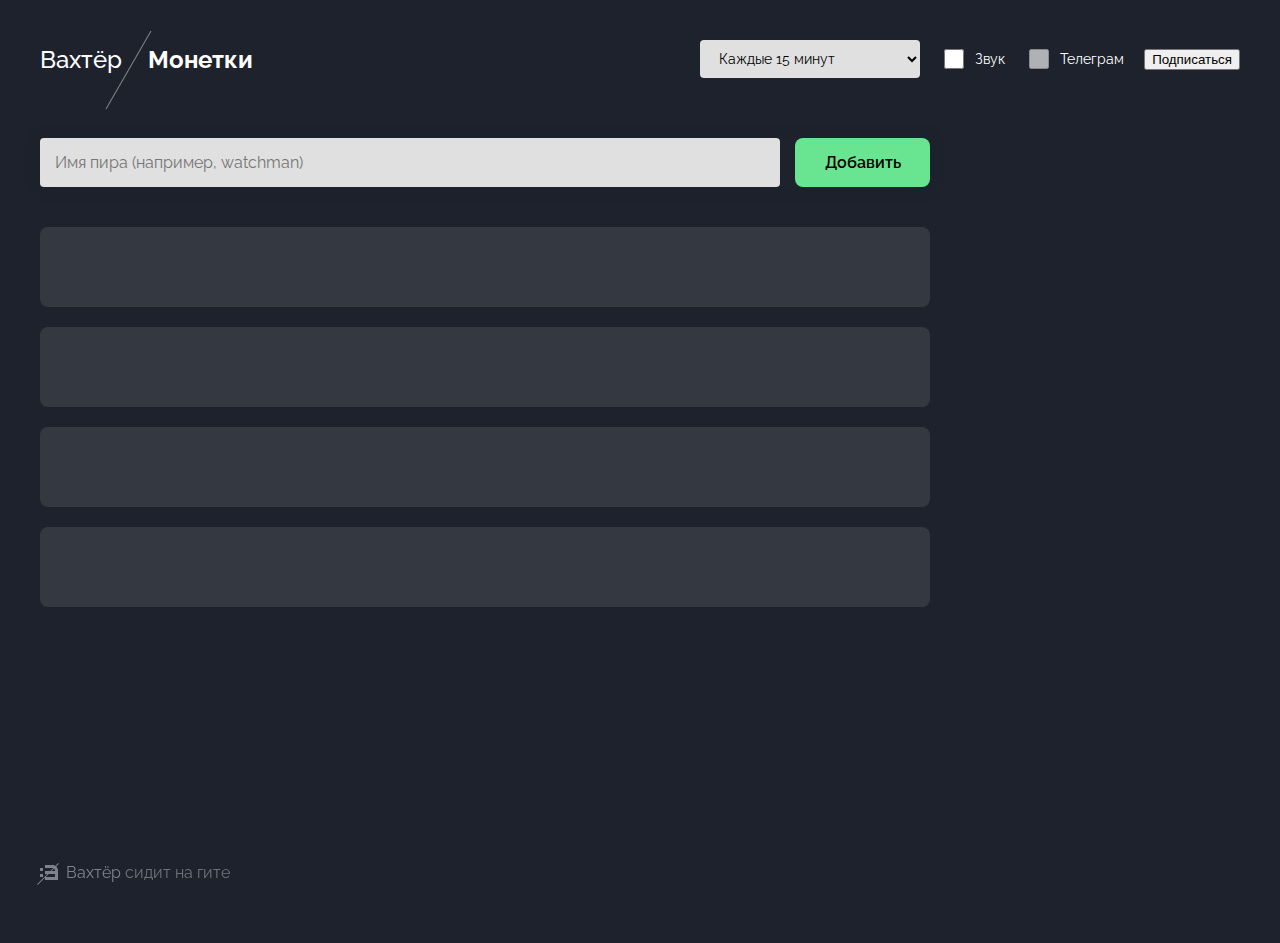
<file: src/watchman-coins.html>
<!DOCTYPE html>
<html lang="ru">

<head>
  <meta charset="UTF-8" />
  <meta name="viewport" content="width=device-width, initial-scale=1.0" />
  <title>Вахтёр / Монетки</title>
  <link rel="icon" type="image/svg+xml"
    href="data:image/svg+xml,<svg xmlns='http://www.w3.org/2000/svg' viewBox='0 0 18 15' fill='%2369E490'><path d='M12.5 0C15.538 0 18 2.462 18 5.5V15H5v-3h10V9H5V6h10v-.5C15 4.119 13.881 3 12.5 3H5V0h7.5zM0 3h3v3H0zm0 6h3v3H0z'/></svg>" />
  <link rel="preconnect" href="https://fonts.googleapis.com" />
  <link rel="preconnect" href="https://fonts.gstatic.com" crossorigin />
  <link href="https://fonts.googleapis.com/css2?family=Raleway:wght@400;500;600;700&display=swap" rel="stylesheet" />
  <script src="login.js"></script>
  <script src="script.js"></script>
  <link rel="stylesheet" href="style.css" />
</head>

<body>
  <div class="container w-coins">
    <header>
      <a href="../index.html" onclick="return openUniqueTab(this.href, 'tab_index')" class="logo">Вахтёр
        <span>Монетки</span></a>

      <div class="controls">
        <select id="update-interval">
          <option value="15">Каждые 15 минут</option>
          <option value="30">Каждые 30 минут</option>
          <option value="60">Каждый час</option>
        </select>

        <label class="checkbox-label">
          <input type="checkbox" id="sound-enabled" />
          Звук
        </label>

        <label class="checkbox-label">
          <input type="checkbox" id="telegram-enabled" />
          Телеграм
        </label>

        <button id="subscribe-btn">Подписаться</button>
      </div>
    </header>

    <div class="main-grid">
      <div class="left-column">
        <div class="add-participant">
          <input type="text" id="login-input" placeholder="Имя пира (например, watchman)" />
          <button id="add-btn">Добавить</button>
        </div>

        <div class="participants-list" id="participants-list">
          <!-- Participants will be added here -->
          <div class="placeholder-card"></div>
          <div class="placeholder-card"></div>
          <div class="placeholder-card"></div>
          <div class="placeholder-card"></div>
        </div>
      </div>

      <div class="right-column">
        <div class="updates-log" id="updates-log">
          <!-- Logs will appear here -->
        </div>
      </div>
    </div>

    <footer class="page-footer">
      <div class="footer-left">
        <svg width="18" height="15" viewBox="0 0 18 15" fill="#7D838E">
          <path
            d="M12.5 0C15.538 0 18 2.462 18 5.5V15H5v-3h10V9H5V6h10v-.5C15 4.119 13.881 3 12.5 3H5V0h7.5zM0 3h3v3H0zm0 6h3v3H0z" />
        </svg>
        <span class="motto"><a href="https://github.com/rafikov/watchman">Вахтёр</a> сидит на гите</span>
      </div>
    </footer>
  </div>

  <div id="status-message"></div>

  <script>
    const participants = new Map();
    let isSubscribed = false;
    let subscriptionTimer = null;
    let countdownTimer = null;

    const loginInput = document.getElementById("login-input");
    const addBtn = document.getElementById("add-btn");
    const participantsList = document.getElementById("participants-list");
    const updatesLog = document.getElementById("updates-log");
    const subscribeBtn = document.getElementById("subscribe-btn");
    const intervalSelect = document.getElementById("update-interval");
    const soundCheckbox = document.getElementById("sound-enabled");
    const telegramCheckbox = document.getElementById("telegram-enabled");
    const statusMessage = document.getElementById("status-message");

    function saveToStorage() {
      saveMapToStorage("watchman_participants", participants);
    }

    function loadFromStorage() {
      const loaded = loadMapFromStorage(
        "watchman_participants",
        participants,
        "Failed to load participants"
      );
      if (loaded) {
        renderParticipants();
        if (participants.size > 0) {
          setTimeout(() => checkUpdates(), 500);
        }
      }
    }

    window.addEventListener("load", () => {
      if (!TG_CONFIG.botToken || !TG_CONFIG.userId) {
        telegramCheckbox.disabled = true;
        telegramCheckbox.title = "Настройте бота в login.js";
      }

      loadFromStorage();
    });

    async function fetchUserCoins(token, login) {
      const url = `${BASE_URL}/participants/${login}/points`;
      const response = await fetch(url, {
        headers: { Authorization: `Bearer ${token}` },
      });

      if (!response.ok) {
        throw new Error(`Не удалось получить данные для ${login}`);
      }

      const data = await response.json();
      return data.coins;
    }

    async function addParticipant() {
      const login = loginInput.value.trim();
      if (!login) return;

      if (participants.has(login)) {
        showStatus("Пир уже есть в списке", true);
        return;
      }

      addBtn.disabled = true;
      addBtn.textContent = "Загружаем";
      addBtn.classList.add("btn-loading");

      try {
        const token = await getAccessToken();
        const coins = await fetchUserCoins(token, login);

        participants.set(login, { coins });
        saveToStorage();
        renderParticipants();
        loginInput.value = "";
        showStatus(`Добавлен ${login}`);

      } catch (error) {
        console.error(error);
        showStatus(`Ошибка: ${error.message}`, true);
      } finally {
        addBtn.disabled = false;
        addBtn.textContent = "Добавить";
        addBtn.classList.remove("btn-loading");
      }
    }

    function removeParticipant(login) {
      participants.delete(login);
      saveToStorage();
      renderParticipants();
    }

    function renderParticipants() {
      participantsList.innerHTML = "";
      if (participants.size === 0) {
        renderPlaceholders(participantsList, 4);
        return;
      }

      participants.forEach((data, login) => {
        const card = document.createElement("div");
        card.className = "participant-card";
        card.innerHTML = `
                <div class="participant-info">
                    <span class="participant-name"><a href="https://platform.21-school.ru/profile/${login}" target="_blank">${login}</a></span>
                    <span class="participant-coins">монет: ${data.coins}</span>
                </div>
                <button class="delete-btn" onclick="removeParticipant('${login}')">Удалить</button>
            `;
        participantsList.appendChild(card);
      });
    }

    async function checkUpdates() {
      if (participants.size === 0) return;

      try {
        const token = await getAccessToken();

        const promises = Array.from(participants.keys()).map(
          async (login) => {
            try {
              const newCoins = await fetchUserCoins(token, login);
              return { login, newCoins };
            } catch (e) {
              console.error(`Update failed for ${login}`, e);
              return null;
            }
          }
        );

        const results = await Promise.all(promises);

        let hasUpdates = false;
        let updatesList = [];

        for (const result of results) {
          if (!result) continue;

          const { login, newCoins } = result;
          const currentData = participants.get(login);

          if (currentData.coins !== newCoins) {
            const diff = newCoins - currentData.coins;
            const diffStr = diff > 0 ? `+${diff}` : `${diff}`;

            const now = new Date();
            const timeStr = `${String(now.getHours()).padStart(
              2,
              "0"
            )}:${String(now.getMinutes()).padStart(2, "0")}`;

            logUpdate(login, diff);

            participants.set(login, { ...currentData, coins: newCoins });
            hasUpdates = true;

            updatesList.push(`${timeStr} ${login} ${diffStr}`);
          }
        }

        if (hasUpdates) {
          if (soundCheckbox.checked) {
            playSound();
          }

          if (telegramCheckbox.checked && updatesList.length > 0) {
            const msg = `Вахтёр / Монетки. События:\n${updatesList.join(
              "\n"
            )}`;
            sendTelegramMessage(msg);
          }

          saveToStorage();

          renderParticipants();
        }
      } catch (error) {
        console.error("Update check failed", error);
      }
    }

    function logUpdate(login, diff) {
      const now = new Date();
      const timeStr = `${String(now.getHours()).padStart(2, "0")}:${String(
        now.getMinutes()
      ).padStart(2, "0")}`;
      const sign = diff > 0 ? "+" : "";

      const entry = document.createElement("div");
      entry.className = "log-entry";
      entry.innerHTML = `
            <span class="log-time">${timeStr}</span>
            <span class="log-user">${login}</span>
            <span class="log-change ${diff > 0 ? "positive" : "negative"
        }">${sign}${diff}</span>
        `;

      updatesLog.prepend(entry);
    }

    function toggleSubscription() {
      if (isSubscribed) {
        clearInterval(subscriptionTimer);
        clearInterval(countdownTimer);
        isSubscribed = false;
        subscribeBtn.textContent = "Подписаться";
        subscribeBtn.classList.remove("active");
        intervalSelect.disabled = false;
      } else {
        if (participants.size === 0) {
          showStatus("Добавьте пиров в список", true);
          return;
        }

        isSubscribed = true;
        subscribeBtn.classList.add("active");
        intervalSelect.disabled = true;

        if (telegramCheckbox.checked) {
          sendTelegramMessage(
            "Включена подписка на события Вахтёр / Монетки"
          );
        }

        const minutes = parseInt(intervalSelect.value);
        const durationMs = minutes * 60 * 1000;

        startCountdown(minutes * 60);

        subscriptionTimer = setInterval(() => {
          checkUpdates();
          startCountdown(minutes * 60);
        }, durationMs);
      }
    }

    const updateButtonText = (seconds) => {
      subscribeBtn.textContent = formatDurationHMS(seconds);
    };

    function startCountdown(seconds) {
      countdownTimer = startCountdownTimer(
        seconds,
        updateButtonText,
        countdownTimer
      );
    }

    const playSound = createSoundPlayer((e) =>
      console.error("Error playing sound:", e)
    );

    const showStatus = createStatusHandler(statusMessage);

    addBtn.addEventListener("click", addParticipant);
    subscribeBtn.addEventListener("click", toggleSubscription);

    loginInput.addEventListener("keypress", (e) => {
      if (e.key === "Enter") addParticipant();
    });

    soundCheckbox.addEventListener("change", () => {
      if (soundCheckbox.checked) {
        playSound();
      }
    });

    telegramCheckbox.addEventListener("change", async () => {
      if (telegramCheckbox.checked) {
        if (!TG_CONFIG.botToken || !TG_CONFIG.userId) {
          telegramCheckbox.checked = false;
          showStatus("Настройте бота в login.js", true);
          return;
        }

        try {
          telegramCheckbox.disabled = true;
          const botName = await verifyTelegramBot();
          showStatus(`Подключен бот: @${botName}`);
        } catch (error) {
          telegramCheckbox.checked = false;
          showStatus(`Ошибка Телеграм: ${error.message}`, true);
        } finally {
          telegramCheckbox.disabled = false;
        }
      }
    });

    window.participants = participants;
    window.saveToStorage = saveToStorage;
    window.logUpdate = logUpdate;
    window.renderParticipants = renderParticipants;
    window.playSound = playSound;
    window.sendTelegramMessage = sendTelegramMessage;
    window.showStatus = showStatus;
  </script>

  <!--<script src="debug.js"></script>-->
</body>

</html>
</file>
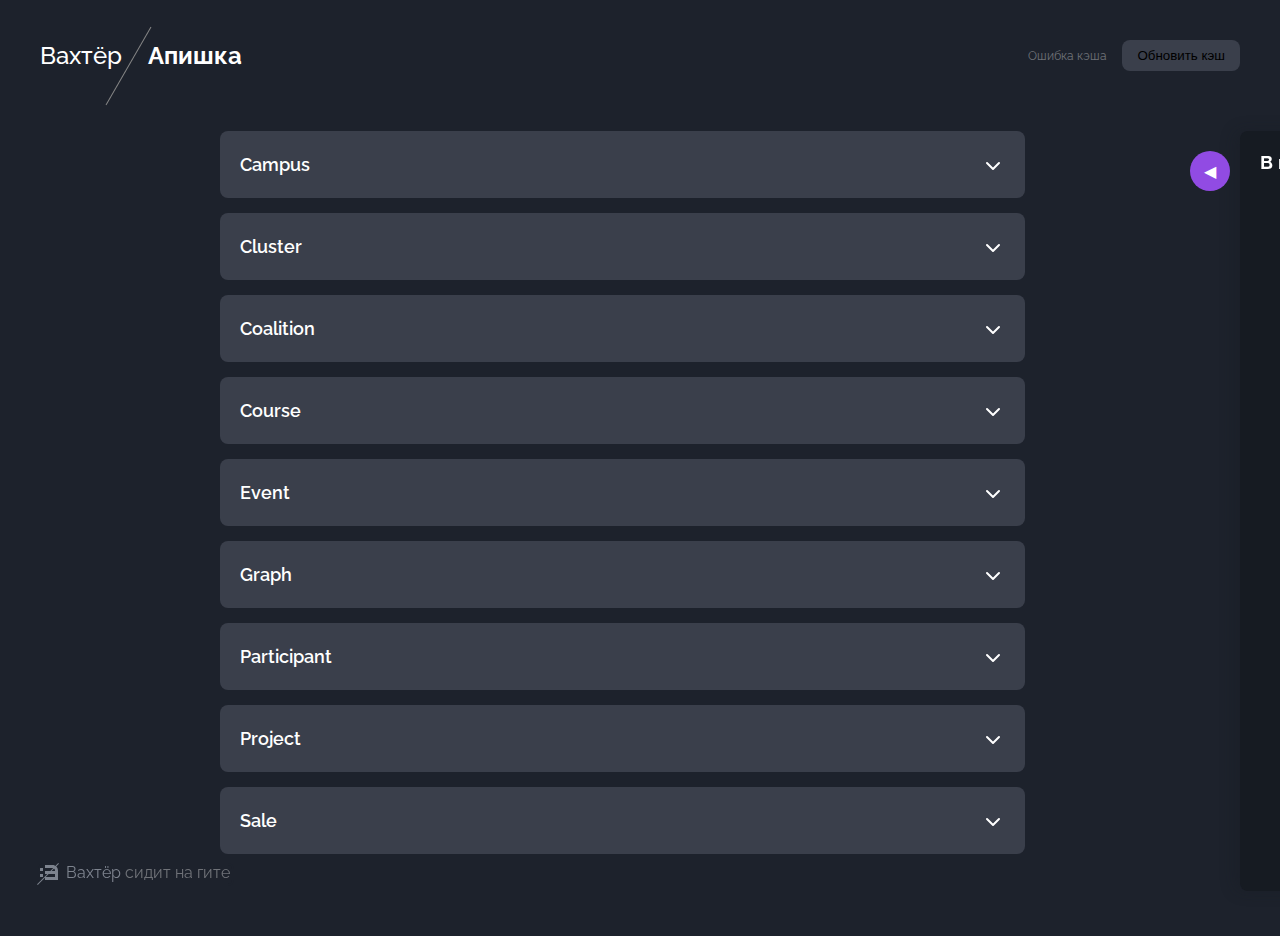
<file: src/watchman-fullapi.html>
<!DOCTYPE html>

<html lang="ru">

<head>
  <meta charset="utf-8" />
  <meta content="width=device-width, initial-scale=1.0" name="viewport" />
  <title>Вахтёр / API</title>
  <link
    href="data:image/svg+xml,&lt;svg xmlns='http://www.w3.org/2000/svg' viewBox='0 0 18 15' fill='%231D222C'&gt;&lt;path d='M12.5 0C15.538 0 18 2.462 18 5.5V15H5v-3h10V9H5V6h10v-.5C15 4.119 13.881 3 12.5 3H5V0h7.5zM0 3h3v3H0zm0 6h3v3H0z'/&gt;&lt;/svg&gt;"
    rel="icon" type="image/svg+xml" />
  <link href="https://fonts.googleapis.com" rel="preconnect" />
  <link crossorigin="" href="https://fonts.gstatic.com" rel="preconnect" />
  <link href="https://fonts.googleapis.com/css2?family=Raleway:wght@400;500;600;700&amp;display=swap"
    rel="stylesheet" />
  <script src="login.js"></script>
  <script src="script.js"></script>
  <link href="style.css" rel="stylesheet" />
</head>

<body>
  <div class="container w-api">
    <header>
      <a href="../index.html" onclick="return openUniqueTab(this.href, 'tab_index')" class="logo">Вахтёр
        <span>Апишка</span></a>
      <div class="controls">
        <div class="controls-group">
          <span id="cache-status">Кэш: OK</span>
          <button id="refresh-cache-btn">Обновить кэш</button>
        </div>
      </div>
    </header>
    <div class="main-grid" id="main-grid">
      <div class="left-column" id="api-list">
        <div class="api-tag-block" id="tag-Campus">
          <div class="api-tag-header" onclick="toggleTag(this)">
            <span class="tag-name">Campus</span>
            <span class="toggle-icon">
              <svg fill="none" height="24" viewbox="0 0 24 24" width="24" xmlns="http://www.w3.org/2000/svg">
                <path d="M6 9L12 15L18 9" stroke="currentColor" stroke-linecap="round" stroke-linejoin="round"
                  stroke-width="2"></path>
              </svg>
            </span>
          </div>
          <div class="api-tag-body">
            <div class="api-operation">
              <form onsubmit="executeRequest(event, 'get', '/v1/campuses')">
                <div class="api-row-main">
                  <div class="path-container" title="Возвращает список кампусов">
                    <span class="path-text">/v1/campuses</span>
                  </div>
                  <button class="execute-btn" type="submit">Получить</button>
                </div>
              </form>
            </div>
            <div class="api-operation">
              <form onsubmit="executeRequest(event, 'get', '/v1/campuses/{campusId}/participants')">
                <div class="api-row-main">
                  <div class="path-container" title="Возвращает список участников кампуса по ID">
                    <span class="path-text">/v1/campuses/</span>
                    <div class="path-param-wrapper">
                      <input class="api-param-input path-param" data-param-in="path" data-param-name="campusId"
                        list="list-campusId" name="campusId" placeholder="campusId" required="" type="text"
                        autocomplete="off" autofill="off" />
                    </div>
                    <span class="path-text">/participants</span>
                  </div>
                  <button class="execute-btn" type="submit">Получить</button>
                </div>
                <div class="api-row-params">
                  <div class="param-field">
                    <label title="Максимальное количество возвращаемых записей">limit</label>
                    <input class="api-param-input" data-param-in="query" data-param-name="limit" list="list-limit"
                      name="limit" placeholder="limit" type="text" value="50" />
                  </div>
                  <div class="param-field">
                    <label title="Количество записей для пропуска (пагинация)">offset</label>
                    <input class="api-param-input" data-param-in="query" data-param-name="offset" list="list-offset"
                      name="offset" placeholder="offset" type="text" value="0" />
                  </div>
                </div>
              </form>
            </div>
            <div class="api-operation">
              <form onsubmit="executeRequest(event, 'get', '/v1/campuses/{campusId}/coalitions')">
                <div class="api-row-main">
                  <div class="path-container" title="Возвращает список трайбов кампуса по ID">
                    <span class="path-text">/v1/campuses/</span>
                    <div class="path-param-wrapper">
                      <input class="api-param-input path-param" data-param-in="path" data-param-name="campusId"
                        list="list-campusId" name="campusId" placeholder="campusId" required="" type="text"
                        autocomplete="off" autofill="off" />
                    </div>
                    <span class="path-text">/coalitions</span>
                  </div>
                  <button class="execute-btn" type="submit">Получить</button>
                </div>
                <div class="api-row-params">
                  <div class="param-field">
                    <label title="Максимальное количество возвращаемых записей">limit</label>
                    <input class="api-param-input" data-param-in="query" data-param-name="limit" list="list-limit"
                      name="limit" placeholder="limit" type="text" value="50" />
                  </div>
                  <div class="param-field">
                    <label title="Количество записей для пропуска (пагинация)">offset</label>
                    <input class="api-param-input" data-param-in="query" data-param-name="offset" list="list-offset"
                      name="offset" placeholder="offset" type="text" value="0" />
                  </div>
                </div>
              </form>
            </div>
            <div class="api-operation">
              <form onsubmit="executeRequest(event, 'get', '/v1/campuses/{campusId}/clusters')">
                <div class="api-row-main">
                  <div class="path-container" title="Возвращает список кластеров кампуса по ID">
                    <span class="path-text">/v1/campuses/</span>
                    <div class="path-param-wrapper">
                      <input class="api-param-input path-param" data-param-in="path" data-param-name="campusId"
                        list="list-campusId" name="campusId" placeholder="campusId" required="" type="text"
                        autocomplete="off" autofill="off" />
                    </div>
                    <span class="path-text">/clusters</span>
                  </div>
                  <button class="execute-btn" type="submit">Получить</button>
                </div>
              </form>
            </div>
          </div>
        </div>
        <div class="api-tag-block" id="tag-Cluster">
          <div class="api-tag-header" onclick="toggleTag(this)">
            <span class="tag-name">Cluster</span>
            <span class="toggle-icon">
              <svg fill="none" height="24" viewbox="0 0 24 24" width="24" xmlns="http://www.w3.org/2000/svg">
                <path d="M6 9L12 15L18 9" stroke="currentColor" stroke-linecap="round" stroke-linejoin="round"
                  stroke-width="2"></path>
              </svg>
            </span>
          </div>
          <div class="api-tag-body">
            <div class="api-operation">
              <form onsubmit="executeRequest(event, 'get', '/v1/clusters/{clusterId}/map')">
                <div class="api-row-main">
                  <div class="path-param-wrapper">
                    <input class="api-param-input path-param" data-param-in="path" data-param-name="campusId"
                      list="list-campusId" name="campusId" placeholder="campusId" required="" type="text"
                      autocomplete="off" autofill="off" />
                  </div>
                  <div class="path-container" title="Возвращает карту кластера">
                    <span class="path-text">/v1/clusters/</span>
                    <div class="path-param-wrapper">
                      <input class="api-param-input path-param" data-param-in="path" data-param-name="clusterId"
                        list="list-clusterId" name="clusterId" placeholder="clusterId" required="" type="text"
                        autocomplete="off" autofill="off" />
                    </div>
                    <span class="path-text">/map</span>
                  </div>
                  <button class="execute-btn" type="submit">Получить</button>
                </div>
                <div class="api-row-params">
                  <div class="param-field">
                    <label title="Максимальное количество возвращаемых записей">limit</label>
                    <input class="api-param-input" data-param-in="query" data-param-name="limit" list="list-limit"
                      name="limit" placeholder="limit" type="text" value="50" />
                  </div>
                  <div class="param-field">
                    <label title="Количество записей для пропуска (пагинация)">offset</label>
                    <input class="api-param-input" data-param-in="query" data-param-name="offset" list="list-offset"
                      name="offset" placeholder="offset" type="text" value="0" />
                  </div>
                  <div class="param-field">
                    <label
                      title="Если true, возвращаются занятые места. Если false - только свободные. Если не указано - все места.">occupied</label>
                    <input class="api-param-input" data-param-in="query" data-param-name="occupied" list="list-occupied"
                      name="occupied" placeholder="occupied" type="text" />
                  </div>
                </div>
              </form>
            </div>
          </div>
        </div>
        <div class="api-tag-block" id="tag-Coalition">
          <div class="api-tag-header" onclick="toggleTag(this)">
            <span class="tag-name">Coalition</span>
            <span class="toggle-icon">
              <svg fill="none" height="24" viewbox="0 0 24 24" width="24" xmlns="http://www.w3.org/2000/svg">
                <path d="M6 9L12 15L18 9" stroke="currentColor" stroke-linecap="round" stroke-linejoin="round"
                  stroke-width="2"></path>
              </svg>
            </span>
          </div>
          <div class="api-tag-body">
            <div class="api-operation">
              <form onsubmit="executeRequest(event, 'get', '/v1/coalitions/{coalitionId}/participants')">
                <div class="api-row-main">
                  <div class="path-param-wrapper">
                    <input class="api-param-input path-param" data-param-in="path" data-param-name="campusId"
                      list="list-campusId" name="campusId" placeholder="campusId" required="" type="text"
                      autocomplete="off" autofill="off" />
                  </div>
                  <div class="path-container" title="Возвращает список участников трайба по ID">
                    <span class="path-text">/v1/coalitions/</span>
                    <div class="path-param-wrapper">
                      <input class="api-param-input path-param" data-param-in="path" data-param-name="coalitionId"
                        list="list-coalitionId" name="coalitionId" placeholder="coalitionId" required="" type="text"
                        autocomplete="off" autofill="off" />
                    </div>
                    <span class="path-text">/participants</span>
                  </div>
                  <button class="execute-btn" type="submit">Получить</button>
                </div>
                <div class="api-row-params">
                  <div class="param-field">
                    <label title="Максимальное количество возвращаемых записей">limit</label>
                    <input class="api-param-input" data-param-in="query" data-param-name="limit" list="list-limit"
                      name="limit" placeholder="limit" type="text" value="50" />
                  </div>
                  <div class="param-field">
                    <label title="Количество записей для пропуска (пагинация)">offset</label>
                    <input class="api-param-input" data-param-in="query" data-param-name="offset" list="list-offset"
                      name="offset" placeholder="offset" type="text" value="0" />
                  </div>
                </div>
              </form>
            </div>
          </div>
        </div>
        <div class="api-tag-block" id="tag-Course">
          <div class="api-tag-header" onclick="toggleTag(this)">
            <span class="tag-name">Course</span>
            <span class="toggle-icon">
              <svg fill="none" height="24" viewbox="0 0 24 24" width="24" xmlns="http://www.w3.org/2000/svg">
                <path d="M6 9L12 15L18 9" stroke="currentColor" stroke-linecap="round" stroke-linejoin="round"
                  stroke-width="2"></path>
              </svg>
            </span>
          </div>
          <div class="api-tag-body">
            <div class="api-operation">
              <form onsubmit="executeRequest(event, 'get', '/v1/courses/{courseId}')">
                <div class="api-row-main">
                  <div class="path-container" title="Возвращает информацию о курсе по ID">
                    <span class="path-text">/v1/courses/</span>
                    <div class="path-param-wrapper">
                      <input class="api-param-input path-param" data-param-in="path" data-param-name="courseId"
                        list="list-courseId" name="courseId" placeholder="courseId" required="" type="text"
                        autocomplete="off" autofill="off" />
                    </div>
                  </div>
                  <button class="execute-btn" type="submit">Получить</button>
                </div>
              </form>
            </div>
          </div>
        </div>
        <div class="api-tag-block" id="tag-Event">
          <div class="api-tag-header" onclick="toggleTag(this)">
            <span class="tag-name">Event</span>
            <span class="toggle-icon">
              <svg fill="none" height="24" viewbox="0 0 24 24" width="24" xmlns="http://www.w3.org/2000/svg">
                <path d="M6 9L12 15L18 9" stroke="currentColor" stroke-linecap="round" stroke-linejoin="round"
                  stroke-width="2"></path>
              </svg>
            </span>
          </div>
          <div class="api-tag-body">
            <div class="api-operation">
              <form onsubmit="executeRequest(event, 'get', '/v1/events')">
                <div class="api-row-main">
                  <div class="path-container" title="Возвращает список событий">
                    <span class="path-text">/v1/events</span>
                  </div>
                  <button class="execute-btn" type="submit">Получить</button>
                </div>
                <div class="api-row-params">
                  <div class="param-field">
                    <label title="Дата и время начала выборки, включительно (в UTC)">from</label>
                    <input class="api-param-input" data-param-in="query" data-param-name="from" list="list-from"
                      name="from" placeholder="from" type="datetime-local" value="2026-01-23T00:00" />
                  </div>
                  <div class="param-field">
                    <label title="Дата и время конца выборки, включительно (в UTC)">to</label>
                    <input class="api-param-input" data-param-in="query" data-param-name="to" list="list-to" name="to"
                      placeholder="to" type="datetime-local" value="2026-01-24T00:00" />
                  </div>
                  <div class="param-field">
                    <label title="Тип события">type</label>
                    <input class="api-param-input" data-param-in="query" data-param-name="type" list="list-type"
                      name="type" placeholder="type" type="text" />
                  </div>
                  <div class="param-field">
                    <label title="Максимальное количество возвращаемых записей">limit</label>
                    <input class="api-param-input" data-param-in="query" data-param-name="limit" list="list-limit"
                      name="limit" placeholder="limit" type="text" value="50" />
                  </div>
                  <div class="param-field">
                    <label title="Количество записей для пропуска (пагинация)">offset</label>
                    <input class="api-param-input" data-param-in="query" data-param-name="offset" list="list-offset"
                      name="offset" placeholder="offset" type="text" value="0" />
                  </div>
                </div>
              </form>
            </div>
          </div>
        </div>
        <div class="api-tag-block" id="tag-Graph">
          <div class="api-tag-header" onclick="toggleTag(this)">
            <span class="tag-name">Graph</span>
            <span class="toggle-icon">
              <svg fill="none" height="24" viewbox="0 0 24 24" width="24" xmlns="http://www.w3.org/2000/svg">
                <path d="M6 9L12 15L18 9" stroke="currentColor" stroke-linecap="round" stroke-linejoin="round"
                  stroke-width="2"></path>
              </svg>
            </span>
          </div>
          <div class="api-tag-body">
            <div class="api-operation">
              <form onsubmit="executeRequest(event, 'get', '/v1/graph')">
                <div class="api-row-main">
                  <div class="path-container" title="Возвращает карту проектов участника">
                    <span class="path-text">/v1/graph</span>
                  </div>
                  <button class="execute-btn" type="submit">Получить</button>
                </div>
              </form>
            </div>
          </div>
        </div>
        <div class="api-tag-block" id="tag-Participant">
          <div class="api-tag-header" onclick="toggleTag(this)">
            <span class="tag-name">Participant</span>
            <span class="toggle-icon">
              <svg fill="none" height="24" viewbox="0 0 24 24" width="24" xmlns="http://www.w3.org/2000/svg">
                <path d="M6 9L12 15L18 9" stroke="currentColor" stroke-linecap="round" stroke-linejoin="round"
                  stroke-width="2"></path>
              </svg>
            </span>
          </div>
          <div class="api-tag-body">
            <div class="api-operation">
              <form onsubmit="executeRequest(event, 'get', '/v1/participants/{login}')">
                <div class="api-row-main">
                  <div class="path-container" title="Возвращает основную информацию об участнике по логину">
                    <span class="path-text">/v1/participants/</span>
                    <div class="path-param-wrapper">
                      <input class="api-param-input path-param" data-param-in="path" data-param-name="login"
                        list="list-login" name="login" placeholder="login" required="" type="text" autocomplete="off"
                        autofill="off" />
                    </div>
                  </div>
                  <button class="execute-btn" type="submit">Получить</button>
                </div>
              </form>
            </div>
            <div class="api-operation">
              <form onsubmit="executeRequest(event, 'get', '/v1/participants/{login}/workstation')">
                <div class="api-row-main">
                  <div class="path-container" title="Возвращает информацию о рабочем месте участника по логину">
                    <span class="path-text">/v1/participants/</span>
                    <div class="path-param-wrapper">
                      <input class="api-param-input path-param" data-param-in="path" data-param-name="login"
                        list="list-login" name="login" placeholder="login" required="" type="text" autocomplete="off"
                        autofill="off" />
                    </div>
                    <span class="path-text">/workstation</span>
                  </div>
                  <button class="execute-btn" type="submit">Получить</button>
                </div>
              </form>
            </div>
            <div class="api-operation">
              <form onsubmit="executeRequest(event, 'get', '/v1/participants/{login}/skills')">
                <div class="api-row-main">
                  <div class="path-container" title="Возвращает очки навыков участника по логину">
                    <span class="path-text">/v1/participants/</span>
                    <div class="path-param-wrapper">
                      <input class="api-param-input path-param" data-param-in="path" data-param-name="login"
                        list="list-login" name="login" placeholder="login" required="" type="text" autocomplete="off"
                        autofill="off" />
                    </div>
                    <span class="path-text">/skills</span>
                  </div>
                  <button class="execute-btn" type="submit">Получить</button>
                </div>
              </form>
            </div>
            <div class="api-operation">
              <form onsubmit="executeRequest(event, 'get', '/v1/participants/{login}/projects')">
                <div class="api-row-main">
                  <div class="path-container" title="Возвращает информацию о проектах участника по логину">
                    <span class="path-text">/v1/participants/</span>
                    <div class="path-param-wrapper">
                      <input class="api-param-input path-param" data-param-in="path" data-param-name="login"
                        list="list-login" name="login" placeholder="login" required="" type="text" autocomplete="off"
                        autofill="off" />
                    </div>
                    <span class="path-text">/projects</span>
                  </div>
                  <button class="execute-btn" type="submit">Получить</button>
                </div>
                <div class="api-row-params">
                  <div class="param-field">
                    <label title="Максимальное количество возвращаемых записей">limit</label>
                    <input class="api-param-input" data-param-in="query" data-param-name="limit" list="list-limit"
                      name="limit" placeholder="limit" type="text" value="10" />
                  </div>
                  <div class="param-field">
                    <label title="Количество записей для пропуска (пагинация)">offset</label>
                    <input class="api-param-input" data-param-in="query" data-param-name="offset" list="list-offset"
                      name="offset" placeholder="offset" type="text" value="0" />
                  </div>
                  <div class="param-field">
                    <label title="Статус проекта">status</label>
                    <input class="api-param-input" data-param-in="query" data-param-name="status" list="list-status"
                      name="status" placeholder="status" type="text" />
                  </div>
                </div>
              </form>
            </div>
            <div class="api-operation">
              <form onsubmit="executeRequest(event, 'get', '/v1/participants/{login}/projects/{projectId}')">
                <div class="api-row-main">
                  <div class="path-container" title="Возвращает информацию о проекте участника по ID">
                    <span class="path-text">/v1/participants/</span>
                    <div class="path-param-wrapper">
                      <input class="api-param-input path-param" data-param-in="path" data-param-name="login"
                        list="list-login" name="login" placeholder="login" required="" type="text" autocomplete="off"
                        autofill="off" />
                    </div>
                    <span class="path-text">/projects/</span>
                    <div class="path-param-wrapper">
                      <input class="api-param-input path-param" data-param-in="path" data-param-name="projectId"
                        list="list-projectId" name="projectId" placeholder="projectId" required="" type="text"
                        autocomplete="off" autofill="off" />
                    </div>
                  </div>
                  <button class="execute-btn" type="submit">Получить</button>
                </div>
              </form>
            </div>
            <div class="api-operation">
              <form onsubmit="executeRequest(event, 'get', '/v1/participants/{login}/points')">
                <div class="api-row-main">
                  <div class="path-container" title="Возвращает информацию об очках участника по логину">
                    <span class="path-text">/v1/participants/</span>
                    <div class="path-param-wrapper">
                      <input class="api-param-input path-param" data-param-in="path" data-param-name="login"
                        list="list-login" name="login" placeholder="login" required="" type="text" autocomplete="off"
                        autofill="off" />
                    </div>
                    <span class="path-text">/points</span>
                  </div>
                  <button class="execute-btn" type="submit">Получить</button>
                </div>
              </form>
            </div>
            <div class="api-operation">
              <form onsubmit="executeRequest(event, 'get', '/v1/participants/{login}/logtime')">
                <div class="api-row-main">
                  <div class="path-container" title="Возвращает среднее время в системе за неделю по логину">
                    <span class="path-text">/v1/participants/</span>
                    <div class="path-param-wrapper">
                      <input class="api-param-input path-param" data-param-in="path" data-param-name="login"
                        list="list-login" name="login" placeholder="login" required="" type="text" autocomplete="off"
                        autofill="off" />
                    </div>
                    <span class="path-text">/logtime</span>
                  </div>
                  <button class="execute-btn" type="submit">Получить</button>
                </div>
                <div class="api-row-params">
                  <div class="param-field">
                    <label title="Дата. Среднее время будет рассчитано для недели, включающей эту дату">date</label>
                    <input class="api-param-input" data-param-in="query" data-param-name="date" list="list-date"
                      name="date" placeholder="date" type="date" />
                  </div>
                </div>
              </form>
            </div>
            <div class="api-operation">
              <form onsubmit="executeRequest(event, 'get', '/v1/participants/{login}/feedback')">
                <div class="api-row-main">
                  <div class="path-container" title="Возвращает средние баллы обратной связи участника по логину">
                    <span class="path-text">/v1/participants/</span>
                    <div class="path-param-wrapper">
                      <input class="api-param-input path-param" data-param-in="path" data-param-name="login"
                        list="list-login" name="login" placeholder="login" required="" type="text" autocomplete="off"
                        autofill="off" />
                    </div>
                    <span class="path-text">/feedback</span>
                  </div>
                  <button class="execute-btn" type="submit">Получить</button>
                </div>
              </form>
            </div>
            <div class="api-operation">
              <form onsubmit="executeRequest(event, 'get', '/v1/participants/{login}/experience-history')">
                <div class="api-row-main">
                  <div class="path-container" title="Возвращает историю начисления XP участника по логину">
                    <span class="path-text">/v1/participants/</span>
                    <div class="path-param-wrapper">
                      <input class="api-param-input path-param" data-param-in="path" data-param-name="login"
                        list="list-login" name="login" placeholder="login" required="" type="text" autocomplete="off"
                        autofill="off" />
                    </div>
                    <span class="path-text">/experience-history</span>
                  </div>
                  <button class="execute-btn" type="submit">Получить</button>
                </div>
                <div class="api-row-params">
                  <div class="param-field">
                    <label title="Максимальное количество возвращаемых записей">limit</label>
                    <input class="api-param-input" data-param-in="query" data-param-name="limit" list="list-limit"
                      name="limit" placeholder="limit" type="text" value="50" />
                  </div>
                  <div class="param-field">
                    <label title="Количество записей для пропуска (пагинация)">offset</label>
                    <input class="api-param-input" data-param-in="query" data-param-name="offset" list="list-offset"
                      name="offset" placeholder="offset" type="text" value="0" />
                  </div>
                </div>
              </form>
            </div>
            <div class="api-operation">
              <form onsubmit="executeRequest(event, 'get', '/v1/participants/{login}/courses')">
                <div class="api-row-main">
                  <div class="path-container" title="Возвращает информацию о курсах участника по логину">
                    <span class="path-text">/v1/participants/</span>
                    <div class="path-param-wrapper">
                      <input class="api-param-input path-param" data-param-in="path" data-param-name="login"
                        list="list-login" name="login" placeholder="login" required="" type="text" autocomplete="off"
                        autofill="off" />
                    </div>
                    <span class="path-text">/courses</span>
                  </div>
                  <button class="execute-btn" type="submit">Получить</button>
                </div>
                <div class="api-row-params">
                  <div class="param-field">
                    <label title="Максимальное количество возвращаемых записей">limit</label>
                    <input class="api-param-input" data-param-in="query" data-param-name="limit" list="list-limit"
                      name="limit" placeholder="limit" type="text" value="10" />
                  </div>
                  <div class="param-field">
                    <label title="Количество записей для пропуска (пагинация)">offset</label>
                    <input class="api-param-input" data-param-in="query" data-param-name="offset" list="list-offset"
                      name="offset" placeholder="offset" type="text" value="0" />
                  </div>
                  <div class="param-field">
                    <label title="Статус курса">status</label>
                    <input class="api-param-input" data-param-in="query" data-param-name="status" list="list-status"
                      name="status" placeholder="status" type="text" />
                  </div>
                </div>
              </form>
            </div>
            <div class="api-operation">
              <form onsubmit="executeRequest(event, 'get', '/v1/participants/{login}/courses/{courseId}')">
                <div class="api-row-main">
                  <div class="path-container" title="Возвращает информацию о курсе участника по ID">
                    <span class="path-text">/v1/participants/</span>
                    <div class="path-param-wrapper">
                      <input class="api-param-input path-param" data-param-in="path" data-param-name="login"
                        list="list-login" name="login" placeholder="login" required="" type="text" autocomplete="off"
                        autofill="off" />
                    </div>
                    <span class="path-text">/courses/</span>
                    <div class="path-param-wrapper">
                      <input class="api-param-input path-param" data-param-in="path" data-param-name="courseId"
                        list="list-courseId" name="courseId" placeholder="courseId" required="" type="text"
                        autocomplete="off" autofill="off" />
                    </div>
                  </div>
                  <button class="execute-btn" type="submit">Получить</button>
                </div>
              </form>
            </div>
            <div class="api-operation">
              <form onsubmit="executeRequest(event, 'get', '/v1/participants/{login}/coalition')">
                <div class="api-row-main">
                  <div class="path-container" title="Возвращает информацию о коалиции участника по логину">
                    <span class="path-text">/v1/participants/</span>
                    <div class="path-param-wrapper">
                      <input class="api-param-input path-param" data-param-in="path" data-param-name="login"
                        list="list-login" name="login" placeholder="login" required="" type="text" autocomplete="off"
                        autofill="off" />
                    </div>
                    <span class="path-text">/coalition</span>
                  </div>
                  <button class="execute-btn" type="submit">Получить</button>
                </div>
              </form>
            </div>
            <div class="api-operation">
              <form onsubmit="executeRequest(event, 'get', '/v1/participants/{login}/badges')">
                <div class="api-row-main">
                  <div class="path-container" title="Возвращает список значков участника по логину">
                    <span class="path-text">/v1/participants/</span>
                    <div class="path-param-wrapper">
                      <input class="api-param-input path-param" data-param-in="path" data-param-name="login"
                        list="list-login" name="login" placeholder="login" required="" type="text" autocomplete="off"
                        autofill="off" />
                    </div>
                    <span class="path-text">/badges</span>
                  </div>
                  <button class="execute-btn" type="submit">Получить</button>
                </div>
              </form>
            </div>
          </div>
        </div>
        <div class="api-tag-block" id="tag-Project">
          <div class="api-tag-header" onclick="toggleTag(this)">
            <span class="tag-name">Project</span>
            <span class="toggle-icon">
              <svg fill="none" height="24" viewbox="0 0 24 24" width="24" xmlns="http://www.w3.org/2000/svg">
                <path d="M6 9L12 15L18 9" stroke="currentColor" stroke-linecap="round" stroke-linejoin="round"
                  stroke-width="2"></path>
              </svg>
            </span>
          </div>
          <div class="api-tag-body">
            <div class="api-operation">
              <form onsubmit="executeRequest(event, 'get', '/v1/projects/{projectId}')">
                <div class="api-row-main">
                  <div class="path-container" title="Возвращает информацию о проекте по ID">
                    <span class="path-text">/v1/projects/</span>
                    <div class="path-param-wrapper">
                      <input class="api-param-input path-param" data-param-in="path" data-param-name="projectId"
                        list="list-projectId" name="projectId" placeholder="projectId" required="" type="text"
                        autocomplete="off" autofill="off" />
                    </div>
                  </div>
                  <button class="execute-btn" type="submit">Получить</button>
                </div>
              </form>
            </div>
            <div class="api-operation">
              <form onsubmit="executeRequest(event, 'get', '/v1/projects/{projectId}/participants')">
                <div class="api-row-main">
                  <div class="path-container" title="Возвращает список участников по ID проекта">
                    <span class="path-text">/v1/projects/</span>
                    <div class="path-param-wrapper">
                      <input class="api-param-input path-param" data-param-in="path" data-param-name="projectId"
                        list="list-projectId" name="projectId" placeholder="projectId" required="" type="text"
                        autocomplete="off" autofill="off" />
                    </div>
                    <span class="path-text">/participants</span>
                  </div>
                  <button class="execute-btn" type="submit">Получить</button>
                </div>
                <div class="api-row-params">
                  <div class="param-field">
                    <label title="Максимальное количество возвращаемых записей">limit</label>
                    <input class="api-param-input" data-param-in="query" data-param-name="limit" list="list-limit"
                      name="limit" placeholder="limit" type="text" value="50" />
                  </div>
                  <div class="param-field">
                    <label title="Количество записей для пропуска (пагинация)">offset</label>
                    <input class="api-param-input" data-param-in="query" data-param-name="offset" list="list-offset"
                      name="offset" placeholder="offset" type="text" value="0" />
                  </div>
                  <div class="param-field">
                    <label title="Статус проекта">status</label>
                    <input class="api-param-input" data-param-in="query" data-param-name="status" list="list-status"
                      name="status" placeholder="status" type="text" />
                  </div>
                  <div class="param-field">
                    <label title="ID кампуса">campusId</label>
                    <input class="api-param-input" data-param-in="query" data-param-name="campusId" list="list-campusId"
                      name="campusId" placeholder="campusId" type="text" autocomplete="off" autofill="off" />
                  </div>
                </div>
              </form>
            </div>
          </div>
        </div>
        <div class="api-tag-block" id="tag-Sale">
          <div class="api-tag-header" onclick="toggleTag(this)">
            <span class="tag-name">Sale</span>
            <span class="toggle-icon">
              <svg fill="none" height="24" viewbox="0 0 24 24" width="24" xmlns="http://www.w3.org/2000/svg">
                <path d="M6 9L12 15L18 9" stroke="currentColor" stroke-linecap="round" stroke-linejoin="round"
                  stroke-width="2"></path>
              </svg>
            </span>
          </div>
          <div class="api-tag-body">
            <div class="api-operation">
              <form onsubmit="executeRequest(event, 'get', '/v1/sales')">
                <div class="api-row-main">
                  <div class="path-container" title="Возвращает текущие статусы распродаж в параллели">
                    <span class="path-text">/v1/sales</span>
                  </div>
                  <button class="execute-btn" type="submit">Получить</button>
                </div>
              </form>
            </div>
          </div>
        </div>
      </div>
      <div class="right-column" id="results-panel">
        <h3 style="
              margin-top: 0;
              position: sticky;
              top: 0;
              background: #1d222c;
              padding: 10px 0;
              z-index: 10;
            ">
          Результат
        </h3>
        <div id="api-result-content"></div>
      </div>
      <div class="sidebar" id="buffer-sidebar" style="display: none">
        <div class="sidebar-toggle" id="sidebar-toggle">
          <span>◀</span>
        </div>
        <div class="event-header">
          <h3>В памяти</h3>
        </div>
        <div class="log-container" id="buffer-list" style="padding: 20px">Ничего нет</div>
      </div>
    </div>
    <footer class="page-footer">
      <div class="footer-left">
        <svg fill="#7D838E" height="15" viewbox="0 0 18 15" width="18">
          <path
            d="M12.5 0C15.538 0 18 2.462 18 5.5V15H5v-3h10V9H5V6h10v-.5C15 4.119 13.881 3 12.5 3H5V0h7.5zM0 3h3v3H0zm0 6h3v3H0z">
          </path>
        </svg>
        <span class="motto"><a href="https://github.com/rafikov/watchman">Вахтёр</a> сидит на гите</span>
      </div>
    </footer>
  </div>
  <div id="status-message"></div>
  <script>
    const API_BASE_URL =
      "https://platform.21-school.ru/services/21-school/api";
    let buffer = [];
    let cachedData = {
      campuses: [],
      clustersByCampus: {},
      coalitionsByCampus: {},
      loginsByCampus: {},
      projectsByLogin: {},
      coursesByLogin: {},
      clusters: [],
      coalitions: [],
      logins: [],
      projects: [],
      courses: [],
    };

    const mainGrid = document.getElementById("main-grid");
    const resultsPanel = document.getElementById("api-result-content");
    const bufferSidebar = document.getElementById("buffer-sidebar");
    const sidebarToggle = document.getElementById("sidebar-toggle");
    const bufferList = document.getElementById("buffer-list");
    const statusMessage = document.getElementById("status-message");
    const showStatus = createStatusHandler(statusMessage, { setColor: false });

    bufferSidebar.style.display = "flex";

    sidebarToggle.addEventListener("click", () => {
      bufferSidebar.classList.toggle("visible");
      sidebarToggle.querySelector("span").textContent =
        bufferSidebar.classList.contains("visible") ? "▶" : "◀";
    });

    const html = {
      escape: (str) => {
        return String(str)
          .replace(/&/g, "&amp;")
          .replace(/</g, "&lt;")
          .replace(/>/g, "&gt;")
          .replace(/"/g, "&quot;")
          .replace(/'/g, "&#039;");
      },
    };

    function loadBuffer() {
      try {
        const saved = localStorage.getItem("watchman_buffer");
        if (saved) buffer = JSON.parse(saved);
      } catch (e) { }
      renderBuffer();
      populateAllInputs();
    }

    function saveBuffer() {
      localStorage.setItem("watchman_buffer", JSON.stringify(buffer));
      renderBuffer();
      populateAllInputs();
    }

    function addToBuffer(value, key = "", description = "") {
      const strVal = String(value);
      if (buffer.some((item) => item.value === strVal)) {
        showStatus("Значение уже в памяти");
        return;
      }

      let desc = description || key || "Значение";

      if (!description && key.toLowerCase().includes("campus")) {
        const c = cachedData.campuses.find((x) => x.id === strVal);
        if (c) desc = c.fullName || c.shortName || c.name;
      }

      buffer.unshift({
        id: Date.now().toString(),
        value: strVal,
        description: desc,
        key: key,
      });
      saveBuffer();
      showStatus("Добавлено в память");
    }

    function renderBuffer() {
      bufferList.innerHTML = "";
      buffer.forEach((item) => {
        const div = document.createElement("div");
        div.className = "buffer-item";
        div.innerHTML = `
                <div class="buffer-info">
                    <input type="text" class="buffer-desc" value="${item.description}" onchange="updateBufferDesc('${item.id}', this.value)">
                    <div class="buffer-value" title="${item.value}">${item.value}</div>
                </div>
                <button class="buffer-delete" onclick="removeFromBuffer('${item.id}')">&times;</button>
            `;
        bufferList.appendChild(div);
      });
    }

    window.removeFromBuffer = (id) => {
      buffer = buffer.filter((x) => x.id !== id);
      saveBuffer();
    };

    window.updateBufferDesc = (id, desc) => {
      const item = buffer.find((x) => x.id === id);
      if (item) {
        item.description = desc;
        saveBuffer();
      }
    };

    function loadCache() {
      try {
        const saved = localStorage.getItem("watchman_cache");
        if (saved) {
          const parsed = JSON.parse(saved);
          if (Date.now() - parsed.timestamp < 7 * 24 * 60 * 60 * 1000) {
            cachedData = parsed.data;
            if (!cachedData.campuses || cachedData.campuses.length === 0) {
              refreshCache();
            }
          } else {
            refreshCache();
          }
        } else {
          refreshCache();
        }
      } catch (e) {
        refreshCache();
      }
      populateAllInputs();
    }

    async function refreshCache() {
      document.getElementById("cache-status").textContent = "Обновление...";
      try {
        const token = await getAccessToken();

        const campRes = await fetch(`${API_BASE_URL}/v1/campuses?limit=100`, {
          headers: { Authorization: `Bearer ${token}` },
        });
        if (campRes.ok) {
          const data = await campRes.json();
          cachedData.campuses = data.campuses || [];
        }

        localStorage.setItem(
          "watchman_cache",
          JSON.stringify({
            data: cachedData,
            timestamp: Date.now(),
          })
        );

        document.getElementById("cache-status").textContent = "Кэш обновлен";
        setTimeout(
          () =>
            (document.getElementById("cache-status").textContent = "Кэш: OK"),
          2000
        );
        populateAllInputs();
      } catch (e) {
        console.error(e);
        document.getElementById("cache-status").textContent = "Ошибка кэша";
      }
    }

    document
      .getElementById("refresh-cache-btn")
      .addEventListener("click", refreshCache);

    function saveCache() {
      localStorage.setItem(
        "watchman_cache",
        JSON.stringify({
          data: cachedData,
          timestamp: Date.now(),
        })
      );
    }

    function uniqueBy(items, getId) {
      const map = new Map();
      items.forEach((item) => {
        const id = getId(item);
        if (id !== undefined && id !== null) {
          map.set(String(id), item);
        }
      });
      return Array.from(map.values());
    }

    function collectPreferredCampusIds() {
      const ids = new Set();
      buffer.forEach((b) => {
        if (b.key && b.key.toLowerCase().includes("campus")) ids.add(b.value);
      });
      document
        .querySelectorAll('[data-param-name="campusId"]')
        .forEach((el) => {
          if (el.value) ids.add(el.value);
        });
      if (ids.size === 0 && cachedData.campuses.length > 0) {
        ids.add(cachedData.campuses[0].id);
      }
      return Array.from(ids).slice(0, 5);
    }

    function collectPreferredLogins() {
      const logins = new Set();
      buffer.forEach((b) => {
        if (b.key && b.key.toLowerCase().includes("login"))
          logins.add(b.value);
      });
      document.querySelectorAll('[data-param-name="login"]').forEach((el) => {
        if (el.value) logins.add(el.value);
      });
      return Array.from(logins).slice(0, 10);
    }

    async function fetchJson(url) {
      const token = await getAccessToken();
      const res = await fetch(url, {
        headers: { Authorization: `Bearer ${token}` },
      });
      if (!res.ok) return null;
      return res.json();
    }

    async function ensureCampusData(campusId) {
      if (!campusId) return;
      const clusterPromise = cachedData.clustersByCampus[campusId]
        ? null
        : fetchJson(`${API_BASE_URL}/v1/campuses/${campusId}/clusters`);
      const coalitionPromise = cachedData.coalitionsByCampus[campusId]
        ? null
        : fetchJson(
          `${API_BASE_URL}/v1/campuses/${campusId}/coalitions?limit=1000`
        );

      const [clustersData, coalitionsData] = await Promise.all([
        clusterPromise,
        coalitionPromise,
      ]);

      if (clustersData && Array.isArray(clustersData.clusters)) {
        cachedData.clustersByCampus[campusId] = clustersData.clusters;
      }
      if (coalitionsData && Array.isArray(coalitionsData.coalitions)) {
        cachedData.coalitionsByCampus[campusId] = coalitionsData.coalitions;
      }

      const clusters = Object.values(cachedData.clustersByCampus).flat();
      const coalitions = Object.values(cachedData.coalitionsByCampus).flat();

      cachedData.clusters = uniqueBy(clusters, (x) => x.id);
      cachedData.coalitions = uniqueBy(coalitions, (x) => x.coalitionId);
    }

    async function ensureLoginData(login) {
      if (!login) return;
      const projectPromise = cachedData.projectsByLogin[login]
        ? null
        : fetchJson(
          `${API_BASE_URL}/v1/participants/${login}/projects?limit=1000`
        );
      const coursePromise = cachedData.coursesByLogin[login]
        ? null
        : fetchJson(
          `${API_BASE_URL}/v1/participants/${login}/courses?limit=1000`
        );
      const [projectsData, coursesData] = await Promise.all([
        projectPromise,
        coursePromise,
      ]);

      if (projectsData && Array.isArray(projectsData.projects)) {
        cachedData.projectsByLogin[login] = projectsData.projects;
      }
      if (coursesData && Array.isArray(coursesData.courses)) {
        cachedData.coursesByLogin[login] = coursesData.courses;
      }

      const projects = Object.values(cachedData.projectsByLogin).flat();
      const courses = Object.values(cachedData.coursesByLogin).flat();

      cachedData.projects = uniqueBy(projects, (x) => x.id || x.projectId);
      cachedData.courses = uniqueBy(courses, (x) => x.id || x.courseId);
    }

    function bindTagHeaders() {
      document.querySelectorAll(".api-tag-header").forEach((header) => {
        header.removeAttribute("onclick");
        header.addEventListener("click", () => window.toggleTag(header));
      });
    }

    function bindDynamicSelects() {
      document
        .querySelectorAll('input[data-param-name="campusId"]')
        .forEach((input) => {
          input.addEventListener("change", async (e) => {
            document
              .querySelectorAll(
                'input[data-param-name="clusterId"], input[data-param-name="coalitionId"]'
              )
              .forEach((el) => (el.value = ""));

            await ensureCampusData(e.target.value);
            saveCache();
            populateAllInputs(e.target.value);
          });
        });
      document
        .querySelectorAll('input[data-param-name="login"]')
        .forEach((input) => {
          input.addEventListener("change", async (e) => {
            await ensureLoginData(e.target.value);
            saveCache();
            populateAllInputs();
          });
        });
    }

    function populateAllInputs(preferredCampusId = null) {
      const paramTypes = [
        "campusId",
        "clusterId",
        "coalitionId",
        "courseId",
        "login",
        "projectId",
        "limit",
        "offset",
        "status",
        "occupied",
        "type",
      ];

      paramTypes.forEach((type) => {
        let dl = document.getElementById(`list-${type}`);
        if (!dl) {
          dl = document.createElement("datalist");
          dl.id = `list-${type}`;
          document.body.appendChild(dl);
        }

        const options = [];
        const addedValues = new Set();

        buffer.forEach((b) => {
          const n = type.toLowerCase();
          const k = (b.key || "").toLowerCase();

          let isMatch = false;
          if (n === k) isMatch = true;
          else if (n.includes("campus") && k.includes("campus"))
            isMatch = true;
          else if (n.includes("project") && k.includes("project"))
            isMatch = true;
          else if (n.includes("course") && k.includes("course"))
            isMatch = true;
          else if (n.includes("cluster") && k.includes("cluster"))
            isMatch = true;
          else if (n.includes("coalition") && k.includes("coalition"))
            isMatch = true;
          else if (n === "login" && k === "login") isMatch = true;

          if (isMatch && !addedValues.has(String(b.value))) {
            options.push(
              `<option value="${b.value}">*&nbsp;${b.description}</option>`
            );
            addedValues.add(String(b.value));
          }
        });

        if (type === "campusId" && cachedData.campuses) {
          cachedData.campuses.forEach((c) => {
            if (
              !addedValues.has(String(c.id)) &&
              !IGNORED_CAMPUSES.has(c.id)
            ) {
              let name = c.fullName || c.name;
              if (name.startsWith("Школа 21, ")) {
                name = name.substring(10);
              }
              options.push(`<option value="${c.id}">${name}</option>`);
              addedValues.add(String(c.id));
            }
          });
        } else if (type === "clusterId") {
          let allClusters;
          if (
            preferredCampusId &&
            cachedData.clustersByCampus[preferredCampusId]
          ) {
            allClusters = cachedData.clustersByCampus[preferredCampusId];
          } else {
            allClusters = [
              ...(cachedData.clusters || []),
              ...Object.values(cachedData.clustersByCampus || {}).flat(),
            ];
          }
          allClusters.forEach((c) => {
            if (!addedValues.has(String(c.id))) {
              options.push(
                `<option value="${c.id}">${c.name || c.id}</option>`
              );
              addedValues.add(String(c.id));
            }
          });
        } else if (type === "coalitionId") {
          let allCoalitions;
          if (
            preferredCampusId &&
            cachedData.coalitionsByCampus[preferredCampusId]
          ) {
            allCoalitions = cachedData.coalitionsByCampus[preferredCampusId];
          } else {
            allCoalitions = [
              ...(cachedData.coalitions || []),
              ...Object.values(cachedData.coalitionsByCampus || {}).flat(),
            ];
          }
          allCoalitions.forEach((c) => {
            if (!addedValues.has(String(c.coalitionId))) {
              options.push(
                `<option value="${c.coalitionId}">${c.name || c.coalitionId
                }</option>`
              );
              addedValues.add(String(c.coalitionId));
            }
          });
        } else if (type === "login") {
          const allLogins = [
            ...(cachedData.logins || []),
            ...Object.values(cachedData.loginsByCampus || {}).flat(),
          ];
          allLogins.forEach((l) => {
            if (!addedValues.has(String(l))) {
              options.push(`<option value="${l}">${l}</option>`);
              addedValues.add(String(l));
            }
          });
        } else if (type === "projectId") {
          const projects = [
            ...(cachedData.projects || []),
            ...Object.values(cachedData.projectsByLogin || {}).flat(),
          ];
          projects.forEach((p) => {
            const val = String(p.id || p.projectId);
            if (!addedValues.has(val)) {
              options.push(
                `<option value="${val}">${p.title || val}</option>`
              );
              addedValues.add(val);
            }
          });
        } else if (type === "courseId") {
          const courses = [
            ...(cachedData.courses || []),
            ...Object.values(cachedData.coursesByLogin || {}).flat(),
          ];
          courses.forEach((c) => {
            const val = String(c.id || c.courseId);
            if (!addedValues.has(val)) {
              options.push(
                `<option value="${val}">${c.title || val}</option>`
              );
              addedValues.add(val);
            }
          });
        } else if (type === "status") {
          [
            "ASSIGNED",
            "REGISTERED",
            "IN_PROGRESS",
            "IN_REVIEWS",
            "ACCEPTED",
            "FAILED",
          ].forEach((s) => {
            if (!addedValues.has(s)) {
              options.push(`<option value="${s}">${s}</option>`);
              addedValues.add(s);
            }
          });
        } else if (type === "occupied") {
          ["true", "false"].forEach((s) => {
            if (!addedValues.has(s)) {
              options.push(`<option value="${s}">${s}</option>`);
              addedValues.add(s);
            }
          });
        } else if (type === "type") {
          ["ACTIVITY", "EXAM", "TEST"].forEach((s) => {
            if (!addedValues.has(s)) {
              options.push(`<option value="${s}">${s}</option>`);
              addedValues.add(s);
            }
          });
        }

        dl.innerHTML = options.join("");
      });

      document.querySelectorAll("input.api-param-input").forEach((input) => {
        const name = input.dataset.paramName;
        if (name) {
          input.setAttribute("list", `list-${name}`);
          if (!input.placeholder) input.placeholder = name;
        }
      });
    }

    window.toggleTag = (header) => {
      const block = header.closest(".api-tag-block");
      block.classList.toggle("expanded");

      const icon = header.querySelector(".toggle-icon svg");
      if (icon) {
        icon.style.transition = "transform 0.3s";
        icon.style.transform = block.classList.contains("expanded")
          ? "rotate(180deg)"
          : "rotate(0deg)";
      }
    };

    window.toggleBlock = (header) => {
      header.parentElement.classList.toggle("expanded");
    };

    window.executeRequest = async (e, method, path) => {
      e.preventDefault();
      const form = e.target;
      const formData = new FormData(form);

      let url = API_BASE_URL + path;
      const queryParams = [];

      const interestingParams = ["campusId", "login", "projectId", "courseId"];
      const foundParams = [];

      for (const [key, value] of formData.entries()) {
        if (value === "") continue;

        if (interestingParams.includes(key)) {
          foundParams.push({
            key,
            value
          });
        }

        if (url.includes(`{${key}}`)) {
          url = url.replace(`{${key}}`, encodeURIComponent(value));
        } else {
          let encodedValue = encodeURIComponent(value);

          if (
            (key === "from" || key === "to") &&
            /^\d{4}-\d{2}-\d{2}T\d{2}:\d{2}$/.test(value)
          ) {
            encodedValue = encodeURIComponent(value + ":00Z");
          }

          queryParams.push(`${key}=${encodedValue}`);
        }
      }

      if (queryParams.length > 0 && method.toUpperCase() === "GET") {
        url += "?" + queryParams.join("&");
      }

      mainGrid.classList.add("has-results");
      resultsPanel.innerHTML = '<div style="color: #888;">Загрузка...</div>';

      try {
        const token = await getAccessToken();
        const res = await fetch(url, {
          method: method,
          headers: {
            Authorization: `Bearer ${token}`,
            "Content-Type": "application/json",
          },
        });

        let content;
        const contentType = res.headers.get("content-type");
        if (contentType && contentType.includes("application/json")) {
          const data = await res.json();
          content = renderJSON(data, "", null, path);
        } else {
          content = await res.text();
        }

        let missingBufferHtml = "";
        const missing = foundParams.filter(
          (p) => !buffer.some((b) => b.value === String(p.value))
        );

        if (missing.length > 0) {
          const items = missing
            .map((p) => {
              let desc = p.value;
              if (p.key === "campusId") {
                const c = cachedData.campuses.find(
                  (x) => String(x.id) === String(p.value)
                );
                if (c) desc = c.fullName || c.name;
              } else if (p.key === "projectId") {
                const projects = [
                  ...(cachedData.projects || []),
                  ...Object.values(cachedData.projectsByLogin || {}).flat(),
                ];
                const proj = projects.find(
                  (x) =>
                    String(x.id) === String(p.value) ||
                    String(x.projectId) === String(p.value)
                );
                if (proj) desc = proj.title || desc;
              } else if (p.key === "courseId") {
                const courses = [
                  ...(cachedData.courses || []),
                  ...Object.values(cachedData.coursesByLogin || {}).flat(),
                ];
                const course = courses.find(
                  (x) =>
                    String(x.id) === String(p.value) ||
                    String(x.courseId) === String(p.value)
                );
                if (course) desc = course.title || desc;
              }

              const displayVal =
                desc !== p.value
                  ? p.key === "campusId"
                    ? desc
                    : `${desc} (${p.value})`
                  : p.value;

              return `
                    <div class="missing-buffer-item">
                        <span class="missing-buffer-value" title="${html.escape(
                p.value
              )}">${html.escape(displayVal)}</span>
                        <button class="buffer-btn" onclick="addToBuffer('${html.escape(
                p.value
              )}', '${p.key}', '${html.escape(desc)}')">В память</button>
                    </div>
                `;
            })
            .join("");

          missingBufferHtml = `
                <div class="missing-buffer-container">
                    ${items}
                </div>
            `;
        }

        resultsPanel.innerHTML = `
                <div class="result-query">${url.replace(
          API_BASE_URL,
          ""
        )}</div>
                ${missingBufferHtml}
                <div class="result-status" style="color: ${res.ok ? "#69e490" : "#eb5757"
          }">Status: ${res.status}</div>
                <div class="json-viewer">${content}</div>
            `;
      } catch (err) {
        resultsPanel.innerHTML = `<div style="color: #eb5757">Error: ${err.message}</div>`;
      }
    };

    function renderJSON(
      data,
      currentKey = "",
      parentObj = null,
      contextPath = ""
    ) {
      if (data === null) return '<span class="json-null">null</span>';
      if (typeof data === "boolean")
        return `<span class="json-boolean">${data}</span>`;
      if (typeof data === "number" || typeof data === "string") {
        const isString = typeof data === "string";
        const strData = String(data);
        const isUUID =
          isString &&
          /^[0-9a-f]{8}-[0-9a-f]{4}-[0-9a-f]{4}-[0-9a-f]{4}-[0-9a-f]{12}$/i.test(
            data
          );

        const interestingKeys = [
          "campusId",
          "coalitionId",
          "clusterId",
          "courseId",
          "projectId",
          "login",
        ];

        let btn = "";
        let keyToUse = currentKey;

        if (currentKey === "id" && contextPath) {
          if (contextPath.includes("/clusters")) keyToUse = "clusterId";
          else if (contextPath.includes("/coalitions"))
            keyToUse = "coalitionId";
          else if (contextPath.includes("/courses")) keyToUse = "courseId";
          else if (contextPath.includes("/projects")) keyToUse = "projectId";
          else if (contextPath.includes("/graph")) keyToUse = "projectId";
          else if (
            contextPath.includes("/campuses") &&
            !contextPath.includes("/participants")
          )
            keyToUse = "campusId";
        }

        if (
          interestingKeys.includes(keyToUse) ||
          (isUUID && currentKey === "id")
        ) {
          let desc = "";
          if (parentObj) {
            if (
              keyToUse === "campusId" ||
              contextPath.includes("/campuses")
            ) {
              desc =
                parentObj.fullName || parentObj.shortName || parentObj.name;
            } else {
              desc =
                parentObj.title ||
                parentObj.name ||
                parentObj.label ||
                parentObj.login;
            }
          } else if (keyToUse === "login") {
            desc = strData;
          }

          btn = `<button class="buffer-btn" onclick="addToBuffer('${html.escape(
            strData
          )}', '${keyToUse}', '${html.escape(
            desc || ""
          )}')">В память</button>`;
        }

        const valHtml = isString ? `"${html.escape(data)}"` : data;
        const classType = isString ? "json-string" : "json-number";

        return `<span class="${classType}">${valHtml}</span>${btn}`;
      }

      if (Array.isArray(data)) {
        if (data.length === 0) return "[]";

        let itemKey = "";
        if (currentKey === "participants" || currentKey === "organizers")
          itemKey = "login";

        const items = data
          .map(
            (item) =>
              `<div>${renderJSON(item, itemKey, null, contextPath)},</div>`
          )
          .join("");
        return `
                <div class="json-collapsible expanded" onclick="toggleJson(this)">[</div>
                <div class="json-content">${items}</div>
                <div>]</div>
            `;
      }

      if (typeof data === "object") {
        if (Object.keys(data).length === 0) return "{}";
        const items = Object.entries(data)
          .map(([key, value]) => {
            return `<div><span class="json-key">"${html.escape(
              key
            )}"</span>: ${renderJSON(value, key, data, contextPath)}</div>`;
          })
          .join("");

        return `
                <div class="json-collapsible expanded" onclick="toggleJson(this)">{</div>
                <div class="json-content">${items}</div>
                <div>}</div>
            `;
      }

      return String(data);
    }

    window.toggleJson = (el) => {
      el.classList.toggle("json-collapsed");
    };

    bindTagHeaders();
    bindDynamicSelects();
    loadBuffer();
    loadCache();
  </script>
</body>

</html>
</file>
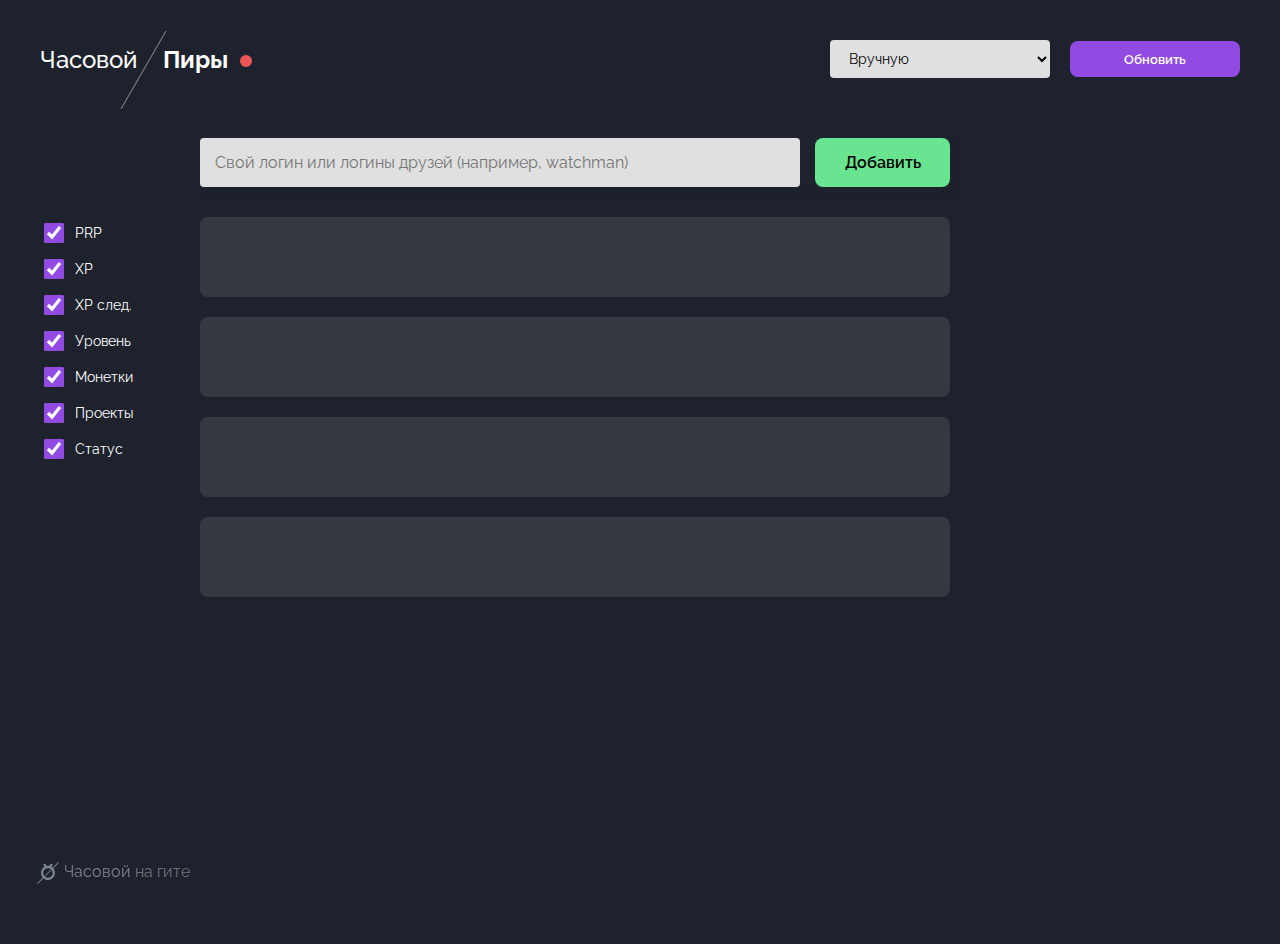
<file: src/watchman-peers.html>
<!DOCTYPE html>
<html lang="ru">

<head>
  <meta charset="UTF-8" />
  <meta name="viewport" content="width=device-width, initial-scale=1.0" />
  <title>Часовой / Пиры</title>
  <link rel="icon" type="image/svg+xml"
    href='data:image/svg+xml,<svg width="16" height="16" viewBox="0 0 16 16" fill="%23914BE3" xmlns="http://www.w3.org/2000/svg"><path d="M5.667 0C5.667 0.952 6.578 1.951 8 1.951C9.422 1.951 10.333 0.952 10.333 0H12.667C12.667 1.139 12.203 2.131 11.467 2.874C13.577 4.084 15 6.362 15 8.976C15 12.855 11.866 16 8 16C4.134 16 1 12.855 1 8.976C1 6.363 2.422 4.084 4.532 2.874C3.797 2.131 3.333 1.139 3.333 0H5.667ZM8 4.293C5.423 4.293 3.333 6.389 3.333 8.976C3.333 11.562 5.423 13.659 8 13.659C10.577 13.659 12.667 11.562 12.667 8.976C12.667 6.389 10.577 4.293 8 4.293Z" /></svg>' />
  <link rel="preconnect" href="https://fonts.googleapis.com" />
  <link rel="preconnect" href="https://fonts.gstatic.com" crossorigin />
  <link href="https://fonts.googleapis.com/css2?family=Raleway:wght@400;500;600;700&display=swap" rel="stylesheet" />
  <script src="login.js"></script>
  <script src="script.js"></script>
  <link rel="stylesheet" href="style.css" />
</head>

<body>
  <div class="container w-peers">
    <header>
      <div class="header-left">
        <a href="../index.html" onclick="return openUniqueTab(this.href, 'tab_index')" class="logo">Часовой
          <span>Пиры</span></a><span class="connection-status"></span>
      </div>

      <div class="controls">
        <select id="update-interval">
          <option value="manual" selected>Вручную</option>
          <option value="5">Каждые 5 минут</option>
          <option value="15">Каждые 15 минут</option>
          <option value="30">Каждые 30 минут</option>
          <option value="60">Каждый час</option>
        </select>

        <button id="update-btn">Обновить</button>
      </div>
    </header>

    <div class="main-grid">
      <div class="left-column">
        <div class="settings-panel">
          <label class="checkbox-label"><input type="checkbox" checked data-target="prp"> PRP</label>
          <label class="checkbox-label"><input type="checkbox" checked data-target="xp"> XP</label>
          <label class="checkbox-label"><input type="checkbox" checked data-target="expToNext"> XP след.</label>
          <label class="checkbox-label"><input type="checkbox" checked data-target="level"> Уровень</label>
          <label class="checkbox-label"><input type="checkbox" checked data-target="coins"> Монетки</label>
          <label class="checkbox-label"><input type="checkbox" checked data-target="projects"> Проекты</label>
          <label class="checkbox-label"><input type="checkbox" checked data-target="status"> Статус</label>
        </div>
      </div>

      <div class="center-column">
        <div class="add-participant">
          <input type="text" id="login-input" placeholder="Свой логин или логины друзей (например, watchman)" />
          <button id="add-btn">Добавить</button>
        </div>

        <div class="participants-list" id="participants-list">
          <!-- Participants will be added here -->
          <div class="placeholder-card"></div>
          <div class="placeholder-card"></div>
          <div class="placeholder-card"></div>
          <div class="placeholder-card"></div>
        </div>
      </div>

      <div class="right-column">
        <div class="updates-log" id="updates-log">
          <!-- Logs will appear here -->
        </div>
      </div>
    </div>

    <footer class="page-footer">
      <div class="footer-left">
        <svg width="16" height="16" viewBox="0 0 16 16" fill="#7D838E" xmlns="http://www.w3.org/2000/svg">
          <path
            d="M5.667 0C5.667 0.952 6.578 1.951 8 1.951C9.422 1.951 10.333 0.952 10.333 0H12.667C12.667 1.139 12.203 2.131 11.467 2.874C13.577 4.084 15 6.362 15 8.976C15 12.855 11.866 16 8 16C4.134 16 1 12.855 1 8.976C1 6.363 2.422 4.084 4.532 2.874C3.797 2.131 3.333 1.139 3.333 0H5.667ZM8 4.293C5.423 4.293 3.333 6.389 3.333 8.976C3.333 11.562 5.423 13.659 8 13.659C10.577 13.659 12.667 11.562 12.667 8.976C12.667 6.389 10.577 4.293 8 4.293Z" />
        </svg>
        <span class="motto"><a href="https://github.com/rafikov/watchman">Часовой</a> на гите</span>
      </div>
  </div>

  <div id="status-message"></div>

  <script>
    const participants = new Map();
    let subscriptionTimer = null;
    let countdownTimer = null;

    const loginInput = document.getElementById("login-input");
    const addBtn = document.getElementById("add-btn");
    const participantsList = document.getElementById("participants-list");
    const updatesLog = document.getElementById("updates-log");
    const updateBtn = document.getElementById("update-btn");
    const intervalSelect = document.getElementById("update-interval");
    const statusMessage = document.getElementById("status-message");

    function saveToStorage() {
      saveMapToStorage("watchman_peers", participants);
    }

    function loadFromStorage() {
      const loaded = loadMapFromStorage(
        "watchman_peers",
        participants,
        "Failed to load peers"
      );
      if (loaded) {
        renderParticipants();
      }
    }

    window.addEventListener("load", () => {
      loadFromStorage();
      checkUpdates();
      startAutoUpdate();
      checkSystemStatus();
    });

    async function fetchPeerData(token, login) {
      const basicRes = await fetch(`${BASE_URL}/participants/${login}`, {
        headers: { Authorization: `Bearer ${token}` },
      });
      if (!basicRes.ok) throw new Error(`User ${login} not found`);
      const basic = await basicRes.json();

      const pointsRes = await fetch(
        `${BASE_URL}/participants/${login}/points`,
        {
          headers: { Authorization: `Bearer ${token}` },
        }
      );
      if (!pointsRes.ok)
        console.warn(`Failed to fetch points for ${login}`, pointsRes.status);
      const pointsData = pointsRes.ok ? await pointsRes.json() : {};

      const projRes = await fetch(
        `${BASE_URL}/participants/${login}/projects?limit=1000`,
        {
          headers: { Authorization: `Bearer ${token}` },
        }
      );
      if (!projRes.ok)
        console.warn(`Failed to fetch projects for ${login}`, projRes.status);
      const projBody = projRes.ok ? await projRes.json() : {};
      const projData = projBody.projects || [];

      let onlineStatus = "Offline";
      try {
        const workRes = await fetch(
          `${BASE_URL}/participants/${login}/workstation`,
          {
            headers: { Authorization: `Bearer ${token}` },
          }
        );
        if (workRes.ok) {
          const work = await workRes.json();
          onlineStatus = `Online (${work.clusterName} ${work.row}${work.number})`;
        } else {
          onlineStatus = basic.status || "Offline";
        }
      } catch (e) {
        onlineStatus = basic.status || "Offline";
      }

      let className = basic.className || "-";

      const coins =
        pointsData.coins !== undefined
          ? pointsData.coins
          : 0;

      const prp =
        pointsData.peerReviewPoints !== undefined
          ? pointsData.peerReviewPoints
          : 0;

      const level = basic.level || 0;
      const xp = basic.expValue || 0;
      const expToNext = basic.expToNextLevel || 0;

      const processedProjects = processProjects(projData, basic.login);

      return {
        login: basic.login,
        className,
        coins,
        prp,
        level,
        xp,
        expToNext,
        status: onlineStatus,
        projects: processedProjects,
        timestamp: Date.now(),
      };
    }

    function processProjects(projData, currentLogin) {
      if (!Array.isArray(projData)) return [];

      const getTeamSuffix = (p) => {
        if (p.teamMembers && p.teamMembers.length > 0) {
          if (p.teamMembers.length > 1) {
            const me = p.teamMembers.find((m) => m.login === currentLogin);
            if (me) {
              return me.isTeamlead ? " | Lead" : " | Team";
            }
          }
        }
        return "";
      };

      const inProgress = projData.filter((p) => p.status === "IN_PROGRESS");
      const review = projData.filter((p) => p.status === "IN_REVIEWS");
      const accepted = projData.filter((p) => p.status === "ACCEPTED");

      let result = [];

      inProgress.forEach((p) =>
        result.push({
          name: p.title,
          statusLabel: "In progress" + getTeamSuffix(p),
          colorClass: "in-progress",
          rawStatus: p.status,
        })
      );

      review.forEach((p) =>
        result.push({
          name: p.title,
          statusLabel: "Review" + getTeamSuffix(p),
          colorClass: "review",
          rawStatus: p.status,
        })
      );

      accepted.sort(
        (a, b) =>
          new Date(b.completionDateTime || 0) -
          new Date(a.completionDateTime || 0)
      );
      accepted.forEach((p) =>
        result.push({
          name: p.title,
          statusLabel: "Accepted" + getTeamSuffix(p),
          colorClass: "accepted",
          rawStatus: p.status,
        })
      );

      if (result.length === 0) {
        const others = projData.filter((p) =>
          ["REGISTERED", "ASSIGNED"].includes(p.status)
        );
        others.forEach((p) =>
          result.push({
            name: p.title,
            statusLabel: "Ready to start" + getTeamSuffix(p),
            colorClass: "ready",
            rawStatus: p.status,
          })
        );

        if (result.length === 0) {
          const failed = projData.filter((p) => p.status === "FAILED");
          failed.sort(
            (a, b) =>
              new Date(b.completionDateTime || 0) -
              new Date(a.completionDateTime || 0)
          );
          failed.slice(0, 5).forEach((p) =>
            result.push({
              name: p.title,
              statusLabel: "Failed" + getTeamSuffix(p),
              colorClass: "failed",
              rawStatus: p.status,
            })
          );
        }
      }

      return result;
    }

    async function addParticipant() {
      const login = loginInput.value.trim().toLowerCase();
      if (!login) return;

      if (participants.has(login)) {
        showStatus("User already in list", true);
        return;
      }

      addBtn.disabled = true;
      addBtn.textContent = "Загружаем";
      addBtn.classList.add("btn-loading");

      try {
        const token = await getAccessToken();
        const data = await fetchPeerData(token, login);

        participants.set(login, data);
        saveToStorage();
        renderParticipants();
        loginInput.value = "";
        showStatus(`Добавлен ${login}`);
      } catch (e) {
        console.error(e);
        showStatus(`Ошибка: ${e.message}`, true);
      } finally {
        addBtn.disabled = false;
        addBtn.textContent = "Добавить";
        addBtn.classList.remove("btn-loading");
      }
    }

    function removeParticipant(login) {
      participants.delete(login);
      saveToStorage();
      renderParticipants();
    }

    function renderParticipants() {
      participantsList.innerHTML = "";

      if (participants.size === 0) {
        renderPlaceholders(participantsList, 4);
        return;
      }

      participants.forEach((data, login) => {
        const card = document.createElement("div");
        card.className = "peer-card";

        const chipsHtml = data.projects
          .map(
            (p) => `
                <div class="chip ${p.colorClass}">
                    ${p.name}
                    <span class="status-text">${p.statusLabel}</span>
                </div>
            `
          )
          .join("");

        const isOnline = data.status.startsWith("Online");
        const statusClass = isOnline ? "в&nbsp;кампусе" : "";

        card.innerHTML = `
                <button class="delete-btn delete-btn-card" onclick="removeParticipant('${login}')">Удалить</button>
                <div class="peer-header">
                    <span class="peer-login"><a href="https://platform.21-school.ru/profile/${login}" target="_blank" style="text-decoration:none; color:inherit;">${data.login}</a></span>
                    <div class="peer-stats">
                         <span class="stat-item" data-type="coins">Мон.: <span class="stat-value">${data.coins}</span></span>
                         <span class="stat-item" data-type="prp">PRP: <span class="stat-value">${data.prp}</span></span>
                         <span class="stat-item" data-type="xp">XP: <span class="stat-value">${data.xp}</span></span>
                         <span class="stat-item" data-type="expToNext">след.: ${data.expToNext}</span>
                         <span class="stat-item" data-type="level">Уровень: <span class="stat-value">${data.level}</span></span>
                    </div>
                </div>
                <div class="peer-subheader">
                    <span class="peer-status ${statusClass} stat-item" data-type="status">${data.status}</span>
					          <span class="peer-class">${data.className}</span>
                </div>
                <div class="peer-projects stat-item" data-type="projects" title="Скролл на тачпаде или клик + стрелки &larr;&rarr;">
                    ${chipsHtml || '<span style="color:#666; font-size:12px;">No active projects</span>'}
                </div>
            `;

        participantsList.appendChild(card);
      });

      applyFilters();
    }

    function applyFilters() {
      const checkboxes = document.querySelectorAll('.settings-panel input[type="checkbox"]');
      const settings = {};
      checkboxes.forEach(cb => settings[cb.dataset.target] = cb.checked);

      document.querySelectorAll('.stat-item').forEach(el => {
        const type = el.dataset.type;
        if (settings[type] !== undefined) {
          el.style.display = settings[type] ? '' : 'none';
        }
      });
    }

    document.querySelectorAll('.settings-panel input[type="checkbox"]').forEach(cb => {
      cb.addEventListener('change', applyFilters);
    });

    async function checkUpdates() {
      if (participants.size === 0) return;

      try {
        const token = await getAccessToken();

        const promises = Array.from(participants.keys()).map(
          async (login) => {
            try {
              const newData = await fetchPeerData(token, login);
              return { login, newData };
            } catch (e) {
              console.warn(`Update failed for ${login}`, e);
              return null;
            }
          }
        );

        const results = await Promise.all(promises);
        let hasUpdates = false;
        let events = [];

        results.forEach((res) => {
          if (!res) return;
          const { login, newData } = res;
          const oldData = participants.get(login);

          const settings = {};
          document.querySelectorAll('.settings-panel input[type="checkbox"]').forEach(cb => settings[cb.dataset.target] = cb.checked);

          if (settings.xp && newData.xp !== oldData.xp) {
            const diff = newData.xp - oldData.xp;
            events.push({
              login,
              text: `XP: ${diff > 0 ? "+" : ""}${diff} (${oldData.xp
                } &rarr; ${newData.xp})`,
            });
          }

          if (settings.prp && newData.prp !== oldData.prp) {
            const diff = newData.prp - oldData.prp;
            events.push({
              login,
              text: `PRP: ${diff > 0 ? "+" : ""}${diff} (${oldData.prp
                } &rarr; ${newData.prp})`,
            });
          }

          if (settings.coins && newData.coins !== oldData.coins) {
            const diff = newData.coins - oldData.coins;
            const diffStr = diff > 0 ? `+${diff}` : `${diff}`;
            events.push({
              login,
              text: `Монетки: ${diffStr} (${oldData.coins} &rarr; ${newData.coins})`
            });
          }

          if (settings.status && newData.status !== oldData.status) {
            events.push({
              login,
              text: `Статус: ${oldData.status} &rarr; ${newData.status}`,
            });
          }

          const oldProjStr = JSON.stringify(
            oldData.projects.map((p) => p.rawStatus)
          );
          const newProjStr = JSON.stringify(
            newData.projects.map((p) => p.rawStatus)
          );

          if (settings.projects && oldProjStr !== newProjStr) {
            events.push({ login, text: `Изменения в проектах` });
          }

          if (events.length > 0) hasUpdates = true;

          participants.set(login, newData);
        });

        if (hasUpdates) {
          saveToStorage();
          renderParticipants();

          events.forEach((ev) => {
            logUpdate(ev.login, ev.text);
          });

          const creds = getStoredCredentials();
          if (creds && creds.tgToken && creds.tgId && events.length > 0) {
            const msg = `Часовой / Пиры. События:\n${events
              .map((e) => `${e.login}: ${e.text}`)
              .join("\n")}`;
            sendTelegramMessage(msg.replace(/&rarr;/g, "->"));
          }
        }
      } catch (e) {
        console.error("Polling failed", e);
      }
    }

    function logUpdate(login, text) {
      const now = new Date();
      const timeStr = `${String(now.getHours()).padStart(2, "0")}:${String(
        now.getMinutes()
      ).padStart(2, "0")}`;

      const entry = document.createElement("div");
      entry.className = "log-entry";
      entry.innerHTML = `
            <div class="log-time">${timeStr}</div>
            <div class="log-content">
                <span class="log-header">${login}</span>
                <span class="log-details">${text}</span>
            </div>
        `;

      updatesLog.prepend(entry);
    }

    function startAutoUpdate() {
      if (subscriptionTimer) clearInterval(subscriptionTimer);
      if (countdownTimer) clearInterval(countdownTimer);

      const val = intervalSelect.value;
      if (val === "manual") {
        updateBtn.textContent = "Обновить";
        return;
      }

      const intervalSec = parseInt(val) * 60;
      countdownTimer = startCountdownTimer(intervalSec, (remaining) => {
        updateBtn.textContent = `Обновить (${formatDurationHMS(remaining)})`;
        if (remaining <= 0) {
          checkUpdates();
          checkSystemStatus();
          startAutoUpdate();
        }
      }, countdownTimer);
    }

    function updateDropdownText(seconds) {
      const selectedOption = intervalSelect.options[intervalSelect.selectedIndex];
      const baseText = getBaseOptionText(intervalSelect.value);
      if (intervalSelect.value === "manual") {
        selectedOption.text = baseText;
      } else {
        selectedOption.text = `${baseText} (${formatDurationHMS(seconds)})`;
      }
    }

    function getBaseOptionText(value) {
      switch (value) {
        case "manual": return "Вручную";
        case "5": return "Каждые 5 минут";
        case "15": return "Каждые 15 минут";
        case "30": return "Каждые 30 минут";
        case "60": return "Каждый час";
        default: return "Интервал";
      }
    }

    function resetDropdownText() {
      Array.from(intervalSelect.options).forEach(opt => {
        opt.text = getBaseOptionText(opt.value);
      });
    }

    intervalSelect.addEventListener("change", () => {
      resetDropdownText();
      startAutoUpdate();
      notifySubscription("Пиры", intervalSelect.value);
    });

    const showStatus = createStatusHandler(statusMessage);

    addBtn.addEventListener("click", addParticipant);
    updateBtn.addEventListener("click", async () => {
      updateBtn.classList.add("updating");
      try {
        await checkUpdates();
        await checkSystemStatus();
      } finally {
        updateBtn.classList.remove("updating");
      }
      if (intervalSelect.value !== "manual") {
        startAutoUpdate();
      }
    });
    loginInput.addEventListener("keypress", (e) => {
      if (e.key === "Enter") addParticipant();
    });

    window.participants = participants;
    window.saveToStorage = saveToStorage;
    window.logUpdate = logUpdate;
    window.renderParticipants = renderParticipants;
    window.sendTelegramMessage = sendTelegramMessage;
    window.showStatus = showStatus;
  </script>

  <!--<script src="debug.js"></script>-->
</body>

</html>
</file>
<file: src/style.css>
:root {
  --bg-color: #1d222c;
  --card-bg: #ffffff;
  --text-color: #ffffff;
  --text-dark: #000000;
  --accent-green: #69e490;
  --accent-purple: #914be3;
  --accent-orange: #ffc540;
  --danger-red: #eb5757;
  --input-bg: #e0e0e0;
  --bg-dark: #161b22;
  --bg-secondary: #3a3f4b;
  --bg-tertiary: #2d3340;
  --text-muted: #888888;
  --text-dim: #666666;
  --text-light: #cccccc;
  --text-on-light: #1d222c;
  --border-color: #dddddd;
}

body {
  background-color: var(--bg-color);
  font-family: "Raleway", sans-serif;
  color: var(--text-color);
  margin: 0;
  padding: 0;
  display: flex;
  justify-content: center;
  min-height: 100vh;
  overflow: hidden;
}

.container {
  width: 1200px;
  min-width: 1020px;
  padding: 40px 0 0 0;
}

header {
  display: flex;
  justify-content: space-between;
  align-items: center;
  margin-bottom: 60px;
}

.logo {
  font-size: 24px;
  font-weight: 500;
  color: white;
  text-decoration: none;
}

.logo span {
  font-weight: bold;
  position: relative;
  padding-left: 20px;
}

.logo span::before {
  position: absolute;
  display: inline-block;
  content: "";
  width: 1px;
  height: 90px;
  top: -20px;
  left: 0;
  background-color: #868686;
  transform: rotate(30deg);
}

.controls {
  display: flex;
  align-items: center;
  gap: 20px;
}

select {
  padding: 10px 25px 10px 15px;
  border-radius: 4px;
  border: none;
  background-color: var(--input-bg);
  font-family: inherit;
  font-size: 14px;
  cursor: pointer;
}

.controls input {
  padding: 10px 25px 10px 15px;
  border-radius: 4px;
  border: none;
  background-color: var(--input-bg);
  font-family: inherit;
  font-size: 14px;
}

#update-interval {
  width: 220px;
}

.checkbox-label {
  display: flex;
  align-items: center;
  gap: 8px;
  font-size: 14px;
  cursor: pointer;
}

input[type="checkbox"] {
  width: 20px;
  height: 20px;
  border-radius: 4px;
  accent-color: var(--accent-purple);
  cursor: pointer;
}

button#update-btn {
  min-width: 170px;
}

button#update-btn,
.toolbar-btn {
  background-color: var(--accent-purple);
  color: white;
  border: none;
  padding: 10px 25px;
  border-radius: 8px;
  font-family: inherit;
  font-weight: 600;
  cursor: pointer;
  transition: opacity 0.2s;
}

button#update-btn:hover,
.toolbar-btn:hover {
  opacity: 0.9;
}

button#update-btn.active {
  background-color: var(--accent-green);
  min-width: 134px;
}

.main-grid {
  display: grid;
  grid-template-columns: 1fr 250px;
  gap: 60px;
  height: calc(100vh - 140px);
}

.add-participant {
  display: flex;
  gap: 15px;
  margin-bottom: 40px;
  position: sticky;
  top: 0;
  z-index: 1000;
  background: var(--bg-color);
  box-shadow: 0px 0px 10px var(--bg-color);
}

#login-input {
  flex-grow: 1;
  padding: 15px;
  border-radius: 4px;
  border: none;
  background-color: var(--input-bg);
  font-family: inherit;
  font-size: 16px;
}

#login-input:focus,
#graph-search:focus {
  background-color: var(--card-bg);
  outline: none;
  box-shadow: 0 0 15px var(--accent-purple);
}

#add-btn {
  background-color: var(--accent-green);
  color: var(--text-dark);
  border: none;
  padding: 15px 10px;
  text-align: center;
  border-radius: 8px;
  font-family: inherit;
  font-weight: 600;
  font-size: 16px;
  cursor: pointer;
  transition: opacity 0.2s;
  min-width: 135px;
  position: relative;
}

.btn-loading:before {
  content: "";
  position: absolute;
  left: 0;
  top: 0;
  height: 100%;
  width: 40px;
  background: linear-gradient(to right,
      transparent,
      var(--accent-green),
      transparent);
  animation: moveRight 2s linear infinite alternate;
}

@keyframes moveRight {
  0% {
    left: 0;
    transform: translateX(0);
  }

  100% {
    left: 100%;
    transform: translateX(-100%);
  }
}

#add-btn:hover {
  opacity: 0.9;
}

.participants-list {
  display: flex;
  flex-direction: column;
  gap: 20px;
  padding-bottom: 40px;
}

.participant-card {
  display: flex;
  justify-content: space-between;
  align-items: center;
}

.participant-name a:link,
.participant-name a:visited {
  color: var(--text-dark);
  text-decoration: none;
}

.participant-info {
  background-color: var(--card-bg);
  color: var(--text-dark);
  padding: 32px 30px;
  border-radius: 8px;
  display: flex;
  align-items: baseline;
  gap: 15px;
  flex-grow: 1;
  box-shadow: 0 4px 6px rgba(22, 27, 34, 0.1);
}

.participant-name {
  font-size: 24px;
  font-weight: 700;
}

.participant-coins {
  font-size: 14px;
  color: var(--text-dim);
  width: 100%;
  text-align: right;
}

.delete-btn {
  color: var(--danger-red);
  background: none;
  border: none;
  font-family: inherit;
  font-weight: 600;
  cursor: pointer;
  padding: 10px 38px;
  margin-left: 21px;
}

.delete-btn:hover {
  text-decoration: underline;
}

.updates-log {
  display: flex;
  flex-direction: column;
  gap: 15px;
  font-size: 14px;
}

.log-entry {
  display: flex;
  justify-content: space-between;
  align-items: flex-start;
  padding: 8px 0;
}

.log-time {
  color: #aaaaaa;
  font-size: 12px;
  width: 50px;
  padding-right: 8px;
  margin-bottom: 4px;
}

.log-user {
  flex-grow: 1;
}

.log-change {
  font-weight: 700;
  text-align: right;
  width: 60px;
}

.log-change.positive {
  color: var(--accent-green);
}

.log-change.negative {
  color: var(--danger-red);
}

#status-message {
  position: fixed;
  bottom: 20px;
  right: 20px;
  padding: 15px 25px;
  background-color: var(--card-bg);
  color: var(--text-dark);
  border-radius: 8px;
  box-shadow: 0 4px 12px rgba(22, 27, 34, 0.3);
  display: none;
  z-index: 100;
}

.placeholder-card {
  background-color: rgba(255, 255, 255, 0.1);
  height: 80px;
  border-radius: 8px;
}

.page-footer {
  padding: 10px 0 16px 0;
  position: sticky;
  bottom: 0;
}

.motto {
  display: inline-block;
  padding: 0 2px 0 4px;
  vertical-align: top;
  position: relative;
  top: -2px;
  color: #6f7278;
}

.motto a,
.motto a:visited {
  color: #7d838e;
  text-decoration: none;
}

.motto a:visited:hover,
.motto a:hover {
  color: var(--text-color);
}


.footer-left {
  display: inline-block;
  background: var(--bg-color);
  border-radius: 4px;
  outline: 2px solid var(--bg-color);
  position: relative;
}

.footer-left:before,
.footer-left:after {
  content: "";
  position: absolute;
  display: block;
  width: 15px;
  height: 1px;
  background: #7D838E;
  top: 9px;
  transition: transform 1s ease;
}

.footer-left:before {
  left: 8px;
  transform-origin: left center;
  transform: translateY(-50%) rotate(-45deg);
}

.footer-left:after {
  left: 8px;
  transform-origin: right center;
  transform: translateY(-50%) translateX(-100%) rotate(-45deg);
}

.footer-left:hover:before {
  transform: translateY(-50%) rotate(315deg);
}

.footer-left:hover:after {
  transform: translateY(-50%) translateX(-100%) rotate(-405deg);
}

.footer-right {
  float: right;
  position: relative;
  top: -8px;
}

.footer-right select {
  padding: 5px 10px 5px 6px;
  width:200px;
}

.status-indicators-grid {
  display: grid;
  grid-template-columns: repeat(3, 1fr);
  align-items: center;
}

.status-indicator-item {
  display: flex;
  flex-direction: column;
  align-items: left;
  text-align: left;
  border-right: 1px solid var(--border-color);
  padding-left: 16px;
  padding-right: 16px;
}

.status-indicator-item:last-child {
  border-right: none;
}

.status-label {
  font-size: 12px;
  color: var(--text-muted);
  margin-bottom: 4px;
}

.status-value {
  font-weight: 600;
  font-size: 14px;
}

.color-green {
  color: var(--accent-green);
}

.color-red {
  color: var(--danger-red);
}

.color-grey {
  color: var(--text-muted);
}

.color-yellow {
  color: var(--warning-yellow);
}

.connection-status {
  display: inline-block;
  align-items: center;
  justify-content: center;
  width: 12px;
  height: 12px;
  border-radius: 12px;
  margin-left: 12px;
  transition: all 0.3s ease;
  vertical-align: middle;
  cursor: default;
  background: var(--text-dim);
  white-space: nowrap;
  position: relative;
  top: -2px;
}

.connection-status.status-ok {
  background: var(--accent-green);
  color: #293E30;
}

.connection-status.status-fail {
  background: var(--danger-red);
  color: #fff;
}

.connection-status .status-text {
  font-size: 12px;
  margin-left: 8px;
  margin-right: 8px;
  transition: all 0.2s ease;
  font-weight: 500;
  position: absolute;
  display: none;
  left: -8px;
  top: 0;
  height: 12px;
  padding: 0 16px;
  border-radius: 16px;
  line-height: 1;
}

.connection-status.status-ok .status-text {
  outline: 2px solid var(--accent-green);
  background: var(--accent-green);
}

.connection-status.status-fail .status-text {
  outline: 2px solid var(--danger-red);
  background: var(--danger-red);
}

.connection-status:hover .status-text {
  display: inline-block;
}

/* Peers */

.peer-card {
  background-color: var(--card-bg);
  border-radius: 12px;
  padding: 20px 0 20px 0;
  margin: 0 150px 0 0;
  box-shadow: 0 4px 6px rgba(22, 27, 34, 0.1);
  position: relative;
  transition: transform 0.2s;
}

.peer-header {
  display: flex;
  justify-content: space-between;
  align-items: center;
  margin-bottom: 10px;
  margin: 0 20px;
  flex-wrap: wrap;
  gap: 10px;
}

.peer-login {
  font-size: 24px;
  font-weight: 700;
  color: var(--text-on-light);
}

.peer-stats {
  display: flex;
  gap: 15px;
  font-size: 14px;
  color: var(--text-on-light);
}

.peer-stats span {
  white-space: nowrap;
}

.stat-value {
  font-weight: 600;
}

.peer-subheader {
  display: flex;
  gap: 20px;
  margin: 0 20px 15px 20px;
  font-size: 14px;
  color: var(--text-muted);
}

.peer-status {
  font-weight: 500;
}

.peer-status.online {
  color: var(--accent-green);
}

.peer-projects {
  display: flex;
  gap: 10px;
  height: 55px;
  overflow: auto;
  padding: 0 20px 8px 20px;
  cursor: ew-resize;
}

.peer-projects:before {
  content: "";
  position: absolute;
  left: 0;
  bottom: 8px;
  width: 20px;
  height: 90px;
  background: linear-gradient(to right, white, rgba(255, 255, 255, 0));
}

.peer-projects:after {
  content: "";
  position: absolute;
  right: 0;
  bottom: 8px;
  width: 20px;
  height: 90px;
  background: linear-gradient(to right, rgba(255, 255, 255, 0), white);
}

.chip {
  padding: 8px 16px;
  border-radius: 6px;
  font-size: 13px;
  font-weight: 600;
  color: var(--text-on-light);
  display: flex;
  flex-direction: column;
  line-height: 1.2;
  white-space: nowrap;
  max-width: 300px;
}

.chip span.status-text {
  font-size: 10px;
  font-weight: 500;
  margin-top: 2px;
}

.chip.in-progress {
  background-color: var(--accent-purple);
  color: white;
}

.chip.accepted {
  background-color: var(--accent-green);
}

.chip.review {
  background-color: var(--accent-orange);
}

.chip.ready {
  background-color: var(--input-bg);
  color: #333;
}

.chip.failed {
  background-color: var(--danger-red);
  color: white;
}

.w-peers .delete-btn-card {
  position: absolute;
  top: 28px;
  right: -149px;
}

.w-peers .main-grid {
  display: grid;
  grid-template-columns: 130px 1fr 250px;
  gap: 30px;
}

.w-peers .left-column {
  padding-right: 10px;
}

.w-peers .center-column {
  padding-right: 10px;
  overflow-y: auto;
}

.w-peers .right-column {
  padding-left: 20px;
  display: flex;
  flex-direction: column;
}

.settings-panel {
  padding-top: 82px;
}

.settings-panel label {
  padding-bottom: 10px;
}

.w-peers .add-participant {
  margin-bottom: 30px;
}

.w-peers .add-participant input {
  flex-grow: 1;
  padding: 12px;
  border-radius: 8px;
  border: none;
  background: var(--input-bg);
  font-size: 16px;
}

.w-peers .updates-log {
  flex-grow: 1;
  overflow-y: auto;
  gap: 0;
}

.w-peers .log-time {
  height: 100%;
  padding-top: 3px;
}

.w-peers .log-entry {
  display: grid;
  grid-template-columns: 50px 1fr;
  gap: 10px;
  font-size: 14px;
  color: var(--text-light);
}

.log-content {
  display: flex;
  flex-direction: column;
}

.log-header {
  font-weight: 600;
  color: white;
  margin-bottom: 2px;
}

.log-details {
  font-size: 13px;
  color: var(--text-muted);
}

/* Map */

.map-container {
  display: flex;
  gap: 20px;
  position: relative;
  height: calc(100vh - 140px);
  margin: 0 auto;
}

.map-view {
  flex-grow: 1;
  overflow-y: auto;
  border-radius: 8px;
  padding: 20px 110px;
  position: relative;
}

.sidebar {
  width: 300px;
  background-color: var(--bg-dark);
  border-radius: 8px;
  display: flex;
  flex-direction: column;
  position: absolute;
  right: 0;
  top: 0;
  bottom: 0;
  z-index: 100;
  transform: translateX(100%);
  transition: transform 0.3s ease;
  box-shadow: -5px 0 15px rgba(22, 27, 34, 0.3);
}

.sidebar.visible {
  transform: translateX(0);
}

.sidebar-toggle {
  position: absolute;
  left: -50px;
  top: 20px;
  width: 40px;
  height: 40px;
  background-color: var(--accent-purple);
  border-radius: 20px;
  display: flex;
  align-items: center;
  justify-content: center;
  cursor: pointer;
  color: var(--text-color);
}

.sidebar.visible .sidebar-toggle {
  background-color: var(--card-bg);
  color: var(--text-on-light);
  box-shadow: -5px 0 15px rgba(22, 27, 34, 0.3);
}

.event-header {
  padding: 20px;
}

.event-header h3 {
  margin: 0;
  color: var(--text-color);
}

.cluster_cont {
  display: flex;
  gap: 20px;
  margin-bottom: 40px;
  width: 100%;
}

.cluster-section {
  flex: 1;
  min-width: 0;
}

.cluster-title {
  font-size: 20px;
  font-weight: 600;
  margin-bottom: 20px;
  color: var(--text-color);
  padding-bottom: 10px;
}

.seat-row {
  display: flex;
  gap: 10px;
  margin-bottom: 10px;
  flex-wrap: nowrap;
}

.seat-row.right {
  justify-content: flex-end;
}

.seat {
  width: 40px;
  height: 40px;
  background-color: #344b3b;
  border-radius: 6px;
  display: flex;
  align-items: center;
  justify-content: center;
  font-size: 18px;
  cursor: default;
  transition: all 0.2s;
  position: relative;
  color: var(--accent-green);
}

.seat.occupied {
  background-color: var(--accent-purple);
  color: var(--text-color);
  font-weight: bold;
  cursor: pointer;
}

.seat.occupied:hover {
  z-index: 10;
}

.seat.selected {
  box-shadow: 0 0 0 2px var(--accent-purple);
  z-index: 20;
  background-color: var(--card-bg);
  color: var(--text-on-light);
}

.seat.blocked {
  background-color: #502e2e;
  color: #e0292c;
  cursor: not-allowed;
  border: 1px dashed #444;
}

.seat-tooltip {
  position: absolute;
  background-color: white;
  color: var(--text-dark);
  padding: 15px;
  border-radius: 8px;
  box-shadow: 0 5px 20px rgba(22, 27, 34, 0.3);
  z-index: 1000;
  width: 250px;
  display: none;
}

.seat-tooltip.active {
  display: block;
}

.seat-tooltip h3 {
  margin: 0 0 5px 0;
  font-size: 18px;
}

.seat-tooltip h3 a,
.seat-tooltip h3 a:visited {
  margin: 0 0 5px 0;
  font-size: 18px;
  color: var(--text-dark);
  text-decoration: none;
}

.seat-tooltip .meta {
  font-size: 12px;
  color: var(--text-dim);
  margin-bottom: 10px;
  display: flex;
  justify-content: space-between;
}

.seat-tooltip .project {
  font-size: 14px;
  font-weight: 500;
  display: flex;
  white-space: nowrap;
}

#tt-project {
  display: inline-block;
  text-overflow: ellipsis;
  overflow: hidden;
  max-width: 184px;
}

.seat-tooltip .status-badge {
  display: inline-block;
  padding: 2px 6px;
  border-radius: 4px;
  font-size: 10px;
  background: #eee;
}

.seat-tooltip:before {
  content: "";
  width: 1px;
  height: 27px;
  display: block;
  background-color: var(--card-bg);
  position: absolute;
  top: 100%;
  left: 50%;
}

.preload .seat {
  background-color: #3a3f4b;
}

.log-container {
  flex-grow: 1;
  overflow-y: auto;
  padding: 20px;
}

.log-empty {
  padding: 0 20px 20px 20px;
  color:#6f7278;
}

.w-campus .log-entry {
  margin-bottom: 4px;
  font-size: 14px;
  justify-content: flex-start;
}

.w-campus .log-msg {
  width: 100%;
}

.controls-group {
  display: flex;
  gap: 15px;
  align-items: center;
}

.loading-overlay {
  position: absolute;
  top: 20%;
  left: 20%;
  right: 20%;
  bottom: 40%;
  background: rgba(22, 27, 34, 0.6);
  display: flex;
  align-items: center;
  justify-content: center;
  z-index: 50;
  color: white;
  font-size: 20px;
  border-radius: 8px;
}

.modal-selected {
  position: fixed;
  top: 0;
  left: 0;
  width: 100%;
  height: 100%;
  background: rgba(0, 0, 0, 0.8);
  z-index: 1000;
  display: flex;
  align-items: center;
  justify-content: center;
}

.select-peer {
  background-color: var(--bg-dark);
  padding: 60px;
  border-radius: 12px;
  width: 500px;
  max-width: 90%;
  position: relative;
  max-height: 80vh;
  display: flex;
  flex-direction: column;
  box-shadow: 0 10px 30px rgba(22, 27, 34, 0.5);
}

.close-modal {
  position: absolute;
  top: 15px;
  right: 15px;
  background: none;
  border: none;
  color: var(--text-color);
  font-size: 28px;
  cursor: pointer;
  line-height: 1;
  z-index: 10;
  font-weight: lighter;
}

.select-peer .participants-list {
  overflow-y: auto;
  flex-grow: 1;
}

.select-peer .participant-card {
  background-color: var(--card-bg);
  color: var(--text-on-light);
  border-radius: 8px;
  padding: 15px;
  margin-bottom: 10px;
  display: flex;
  justify-content: space-between;
  align-items: center;
}

.select-peer .participant-name {
  font-weight: 600;
  font-size: 16px;
}

.select-peer .delete-btn {
  background: none;
  border: none;
  color: var(--danger-red);
  font-weight: 600;
  cursor: pointer;
  padding: 5px 10px;
}

.select-peer .delete-btn:hover {
  text-decoration: underline;
}

.message-loaded {
  width: 100%;
  text-align: center;
  padding: 160px 0 0 0;
  font-weight: bold;
  font-size: 20px;
}

/* Full API */

#refresh-cache-btn {
  background: var(--bg-secondary);
  color: var(--text-dark);
  border: none;
  padding: 8px 15px;
  border-radius: 8px;
  cursor: pointer;
}

#refresh-cache-btn:hover {
  background: var(--card-bg);
}

#cache-status {
  font-size: 12px;
  color: #6f7278;
  margin-left: 10px;
}

.w-api .main-grid {
  display: flex;
  gap: 20px;
  position: relative;
}

.w-api .left-column {
  flex: 1;
  transition: all 0.4s ease;
  min-width: 0;
  margin: 0 15%;
  overflow-y: auto;
  padding: 0 15px 20px 0;
}

.w-api .right-column {
  width: 0;
  opacity: 0;
  overflow: hidden;
  transition: all 0.4s ease;
  background: var(--bg-color);
  position: sticky;
  top: 20px;
  max-height: calc(100vh - 40px);
  overflow-y: auto;
}

.w-api .main-grid.has-results .left-column {
  flex: 0 0 700px;
  margin: 0;
}

.w-api .main-grid.has-results .right-column {
  flex: 1;
  opacity: 1;
  width: auto;
  padding-left: 20px;
}

.api-tag-block {
  background: var(--bg-secondary);
  border-radius: 8px;
  margin-bottom: 15px;
  overflow: hidden;
  transition: height 0.3s ease;
}

.api-tag-block.expanded {
  background: var(--card-bg);
  color: #333;
}

.api-tag-header {
  padding: 20px;
  cursor: pointer;
  display: flex;
  justify-content: space-between;
  align-items: center;
  font-size: 18px;
  font-weight: 600;
}

.api-tag-header .tag-ru {
  font-weight: lighter;
  color: #6f7278;
}

.api-tag-block.expanded .api-tag-header {
  padding-bottom: 0;
}

.api-tag-body {
  display: none;
  padding: 20px 0 20px 0;
}

.api-tag-block.expanded .api-tag-body {
  display: block;
}

.api-operation {
  margin-bottom: 20px;
  padding: 20px 0 0 0;
  border-top: 1px solid var(--border-color);
}

.api-operation:last-child {
  border-bottom: none;
  margin-bottom: 0;
  padding-bottom: 0;
}

.api-row-main {
  display: flex;
  gap: 15px;
  align-items: center;
  margin-bottom: 25px;
  padding: 0 20px;
}

.path-container {
  flex-grow: 1;
  display: flex;
  align-items: center;
  flex-wrap: wrap;
  font-family: monospace;
  font-size: 15px;
  color: #555;
}

.path-text {
  white-space: pre;
}

.path-param-wrapper {
  display: inline-block;
  margin: 0 2px;
}

.path-param {
  background: #f0f2f5;
  border: 1px solid #d1d5db;
  padding: 6px;
  border-radius: 4px;
  color: #333;
  font-family: monospace;
  max-width: 100px;
  font-size: 14px;
}

.path-param:focus {
  background: white;
  border-color: var(--accent-purple);
  outline: none;
}

.execute-btn {
  background: white;
  border: 1px solid var(--accent-purple);
  color: var(--accent-purple);
  padding: 8px 20px;
  border-radius: 6px;
  cursor: pointer;
  font-weight: 600;
  transition: all 0.2s;
  white-space: nowrap;
}

.execute-btn:hover {
  background: var(--accent-purple);
  color: white;
}

.api-row-params {
  display: grid;
  grid-template-columns: repeat(auto-fill, minmax(200px, 1fr));
  gap: 15px;
  background: #f9fafb;
  padding: 15px 20px 25px 20px;
  border-radius: 6px;
  margin-bottom: -20px;
}

.param-field label {
  display: block;
  font-size: 12px;
  color: var(--text-dim);
  margin-bottom: 5px;
  font-weight: 500;
}

.param-field input,
.param-field select {
  width: 80%;
  padding: 8px 12px;
  background: white;
  border: 1px solid var(--border-color);
  border-radius: 4px;
  color: #333;
  font-size: 13px;
}

.param-field input:focus,
.param-field select:focus {
  outline: none;
  border-color: var(--accent-purple);
  box-shadow: 0 0 0 2px rgba(111, 66, 193, 0.1);
}

.api-tag-block.expanded .api-row-params input,
.api-tag-block.expanded .api-row-params select {
  color: #333;
}

.tag-group {
  margin-bottom: 30px;
}

.tag-title {
  font-size: 18px;
  font-weight: 600;
  margin-bottom: 15px;
  color: var(--accent-green);
  padding-left: 10px;
  border-left: 3px solid var(--accent-green);
}

.result-query {
  margin-bottom: 8px;
  font-family: monospace;
  font-size: 18px;
  color: #aaa;
}

.result-status {
  margin-bottom: 10px;
}

.json-viewer {
  font-family: monospace;
  font-size: 13px;
  line-height: 1.5;
}

.json-key {
  color: #e06c75;
}

.json-string {
  color: #98c379;
}

.json-number {
  color: #d19a66;
}

.json-boolean {
  color: #56b6c2;
}

.json-null {
  color: #56b6c2;
}

.json-collapsible {
  cursor: pointer;
  user-select: none;
}

.json-collapsible::before {
  content: "▼";
  display: inline-block;
  font-size: 10px;
  margin-right: 5px;
  transition: transform 0.2s;
}

.json-collapsed::before {
  transform: rotate(-90deg);
}

.json-content {
  margin-left: 20px;
  overflow: hidden;
}

.json-collapsed+.json-content {
  display: none;
}

.buffer-btn {
  font-size: 10px;
  padding: 2px 6px;
  margin-left: 8px;
  background: var(--bg-secondary);
  border: none;
  border-radius: 3px;
  color: #aaa;
  cursor: pointer;
}

.buffer-btn:hover {
  background: var(--accent-purple);
  color: white;
}

.buffer-item {
  background: var(--bg-tertiary);
  padding: 12px 10px;
  border-radius: 4px;
  margin-bottom: 2px;
  display: flex;
  justify-content: space-between;
  align-items: flex-start;
}

.buffer-info {
  flex-grow: 1;
  margin-right: 10px;
  min-width: 0;
}

.buffer-value {
  font-family: monospace;
  font-size: 12px;
  color: var(--accent-green);
  white-space: nowrap;
  overflow: hidden;
  text-overflow: ellipsis;
}

.buffer-desc {
  background: transparent;
  border: none;
  color: white;
  width: 100%;
  font-size: 13px;
  margin-bottom: 8px;
  padding: 2px 0;
  border-bottom: 1px solid var(--bg-secondary);
}

.buffer-desc:focus {
  outline: none;
  border-bottom: 1px solid #fff;
}

.buffer-delete {
  background: none;
  border: none;
  color: var(--bg-secondary);
  cursor: pointer;
  font-size: 16px;
  padding: 25px 6px 0 6px;
}

.buffer-delete:hover {
  color: var(--danger-red);
}

.toggle-icon {
  padding: 3px 0 0 0;
  display: inline-block;
  height: 24px;
}

.missing-buffer-container {
  margin-bottom: 15px;
  padding: 10px 15px;
  background: var(--bg-tertiary);
  border-radius: 6px;
}

.missing-buffer-header {
  font-size: 12px;
  color: var(--danger-red);
  margin-bottom: 8px;
  font-weight: 600;
}

.missing-buffer-item {
  display: flex;
  align-items: center;
  margin-bottom: 6px;
  font-size: 13px;
}

.missing-buffer-item:last-child {
  margin-bottom: 0;
}

.missing-buffer-value {
  color: var(--text-color);
  margin-right: 10px;
  font-family: monospace;
}

/* Index */

.login-cont {
  overflow-y: auto;
  height: calc(100vh - 330px);
  padding: 40px 15% 0 15%;
}

.nav-cards {
  display: grid;
  grid-template-columns: repeat(4, 1fr);
  gap: 20px;
  box-shadow: 0px 0px 10px var(--bg-color);
  position: relative;
  padding: 0 0 6px 0;
}

.nav-card {
  background: transparent;
  border-radius: 12px;
  padding: 20px 20px;
  text-align: center;
  text-decoration: none;
  color: white;
  transition: all 0.8s ease;
  display: flex;
  flex-direction: column;
  align-items: center;
  justify-content: center;
  min-height: 160px;
}

.nav-card:hover {
  background-color: var(--accent-purple);
  color: var(--text-color);
}

.nav-card:hover .nav-card-subtitle,
.nav-card:hover .color-m,
.nav-card:hover .color-p,
.nav-card:hover .color-k,
.nav-card:hover .color-a {
  color: var(--text-color);
  transition: all 0.8s ease;
}

.nav-card.clicked {
  opacity: 0.5;
  pointer-events: none;
  border-color: #333;
}

.nav-card-icon {
  margin-bottom: 10px;
  transition: all 0.8s ease;
  height: 60px;
}

.nav-card-title {
  font-size: 24px;
  font-weight: 500;
  margin-bottom: 10px;
  transition: all 0.8s ease;
}

.nav-card-subtitle {
  font-size: 12px;
  color: var(--text-muted);
  font-weight: 400;
  transition: all 0.8s ease;
}

.color-m {
  color: var(--accent-green);
}

.color-p {
  color: var(--accent-purple);
}


.color-k {
  color: var(--accent-orange);
}


.color-a {
  color: #aaaaaa;
}

.status-card {
  background: white;
  border-radius: 12px;
  padding: 24px;
  color: var(--text-on-light);
  margin-bottom: 30px;
  transition: height 0.4s ease;
}

.status-header {
  display: flex;
  justify-content: space-between;
  align-items: center;
  margin-bottom: 20px;
}

.status-title {
  font-size: 24px;
  font-weight: 700;
}

.status-right {
  text-align: right;
}

.server-status {
  font-size: 16px;
  color: var(--text-dim);
}

.server-status span {
  font-weight: 600;
}

.status-online {
  color: var(--accent-green);
}

.status-offline {
  color: var(--danger-red);
}

.status-subtitle {
  font-size: 12px;
  color: var(--text-dim);
  margin-top: 6px;
}

.status-grid {
  display: grid;
  grid-template-columns: 1fr 1fr;
  gap: 60px;
}

.status-column-title {
  font-size: 16px;
  margin-bottom: 6px;
  color: #333;
}

.input-group {
  margin-bottom: 20px;
}

.input-group label {
  display: block;
  font-size: 12px;
  color: var(--text-dim);
  margin-bottom: 8px;
}

.input-wrapper {
  display: flex;
  align-items: stretch;
}

.input-wrapper input {
  flex-grow: 1;
  padding: 12px 15px;
  background: var(--input-bg);
  border: none;
  border-radius: 4px;
  font-size: 14px;
  color: #333;
}

.input-wrapper input:focus {
  outline: none;
  background: #d0d0d0;
}

.status-indicator {
  width: 40px;
  display: flex;
  align-items: center;
  justify-content: center;
  background: var(--input-bg);
  border-radius: 0 4px 4px 0;
}

.status-indicator.success {
  background: var(--accent-green);
  color: white;
}

.status-indicator.warning {
  background: var(--accent-orange);
  color: var(--text-on-light);
}

.status-indicator.error {
  background: var(--danger-red);
  color: white;
}

.helper-text {
  font-size: 11px;
  color: var(--text-muted);
  margin-top: 5px;
}

.helper-text a {
  color: var(--accent-purple);
  text-decoration: none;
}

.status-actions {
  display: flex;
  justify-content: space-between;
  align-items: center;
}

.status-actions .checkbox-label {
  color:var(--text-dim);
  width: 46%;
}

.check-btn {
  background: var(--accent-purple);
  color: white;
  border: none;
  padding: 12px 40px;
  border-radius: 8px;
  font-size: 16px;
  font-weight: 500;
  cursor: pointer;
  transition: opacity 0.2s;
  width: calc(50% - 30px);
}

.check-btn:hover {
  opacity: 0.9;
}

.check-btn:disabled,
.check-btn.disabled,
#update-btn.updating {
  cursor: not-allowed;
  opacity: 0.7;
  position: relative;
}

.check-btn.disabled:before,
#update-btn.updating:before {
  content: "";
  position: absolute;
  left: 0;
  top: 0;
  height: 100%;
  width: 40px;
  background: linear-gradient(to right,
      transparent,
      var(--accent-purple),
      transparent);
  animation: moveRight 2s linear infinite alternate;
}


.instructions-block {
  background: var(--bg-secondary);
  border-radius: 8px;
  margin-bottom: 30px;
  overflow: hidden;
  transition: all 0.3s ease;
}

.instructions-block.expanded {
  background: var(--bg-secondary);
}

.instructions-header {
  padding: 20px;
  cursor: pointer;
  display: flex;
  justify-content: space-between;
  align-items: center;
  font-size: 18px;
  font-weight: 600;
  color: white;
}

.instructions-body {
  display: none;
  padding: 0 20px 20px 20px;
  color: var(--text-light);
  line-height: 1.6;
}

.instructions-body a,
.instructions-body a:hover {
  color: var(--text-color);
}

.instructions-block.expanded .instructions-body {
  display: block;
}

.toggle-icon svg {
  transition: transform 0.3s;
}

.instructions-block.expanded .toggle-icon svg {
  transform: rotate(180deg);
}

.w-index header {
  margin-bottom: 20px;
  text-align: center;
  display: block;
  position: relative;
  z-index: 100;
}

.w-index header .logo {
  font-size: 20px;
}

.w-index header .logo span::before {
  height: 70px;
  top: -16px;
  left: 6px;
}

.w-index .logo span {
  font-weight: normal;
  color: var(--text-muted);
}

/* Project Graph */

.w-graph {
  height: 100vh;
  display: flex;
  flex-direction: column;
}

.w-graph header {
  position: relative;
  z-index: 100;
}

.graph-shell {
  flex: 1;
  display: flex;
  flex-direction: column;
  gap: 12px;
  padding: 0 20px 20px;
  cursor: grab;
  user-select: none;
  -webkit-user-select: none;
  -moz-user-select: none;
  -ms-user-select: none;
}

.graph-shell:active {
  cursor: grabbing;
}

.graph-toolbar {
  display: flex;
  align-items: center;
  justify-content: space-between;
  background: var(--bg-secondary);
  border: 1px solid var(--border-color);
  border-radius: 10px;
  padding: 10px 12px;
  gap: 12px;
  position: relative;
  z-index: 1;
}

.graph-toolbar input {
  width: 320px;
  max-width: 100%;
  padding: 8px 12px;
  border-radius: 6px;
  border: none;
  background: var(--input-bg);
  color: #333;
  font-size: 13px;
}

.graph-toolbar select {
  width: 240px;
  max-width: 100%;
  padding: 8px 12px;
  border-radius: 6px;
  border: none;
  background: var(--input-bg);
  color: #333;
  font-size: 13px;
}

.toolbar-actions {
  display: flex;
  gap: 8px;
}

.toolbar-btn {
  font-size: 18px;
}

.toolbar-btn.secondary {
  padding: 10px 12px;
  background: var(--bg-color);
  color: var(--text-color);
  border: 1px solid var(--bg-secondary);
  font-size: 14px;
}

.graph-root {
  flex: 1;
  position: relative;
  z-index: 0;
}

.graph-viewport {
  position: absolute;
  top: 0;
  left: 0;
  transform-origin: 0 0;
}

.graph-loading {
  position: absolute;
  inset: 0;
  display: flex;
  align-items: center;
  justify-content: center;
  font-size: 14px;
  font-weight: 700;
  color: #e6e9ef;
  background: rgba(0, 0, 0, 0.35);
  z-index: 50;
}

#graph-edges {
  position: absolute;
  top: 0;
  left: 0;
  z-index: -2;
}

#graph-nodes {
  position: absolute;
  top: 0;
  left: 0;
}

.graph-node {
  position: absolute;
  width: 280px;
  background: #31343C;
  border: 1px solid #31343C;
  border-radius: 8px;
  color: #e6e9ef;
}

.graph-node.compact {
  width: 220px;
}

.graph-node.highlight {
  border-color: var(--accent-orange);
}

.graph-node.highlight .graph-node-title,
.graph-node.placeholder.highlight .graph-node-title {
  background: var(--accent-orange);
  color: var(--text-dark);
}

.graph-node.dim {
  opacity: 0.18;
}

.graph-node.placeholder {
  background: transparent;
  border: 1px dashed #586174;
  box-shadow: none;
}

.graph-node.placeholder .graph-node-title {
  background: #262B34;
  border-bottom: 1px dashed #586174;
}

.graph-node.placeholder .graph-item {
  border: 1px dashed #3a4152;
}

.graph-node-title {
  font-size: 14px;
  font-weight: 700;
  padding: 10px 12px;
  text-align: center;
  cursor: default;
  border-radius: 6px 6px 0 0;
}

.graph-node-body {
  padding: 8px 2px 2px;
  display: flex;
  flex-direction: column;
  gap: 2px;
}

.graph-node.collapsed .graph-node-body {
  display: none;
}

.graph-item {
  display: flex;
  align-items: center;
  justify-content: space-between;
  background: var(--bg-color);
  padding: 8px 8px;
  border-radius: 4px;
  font-size: 12px;
}

.graph-item.clickable {
  cursor: pointer;
}

.graph-item.selected {
  background: var(--card-bg);
  color: var(--text-dark);
}

.graph-item span {
  overflow: hidden;
  text-overflow: ellipsis;
  white-space: nowrap;
}

.graph-tooltip {
  position: absolute;
  background-color: white;
  color: var(--text-dark);
  padding: 14px;
  border-radius: 8px;
  box-shadow: 0 5px 20px rgba(22, 27, 34, 0.3);
  z-index: 1200;
  width: 360px;
  max-height: 520px;
  overflow: auto;
  display: none;
}

.graph-tooltip.active {
  display: block;
}

.graph-tooltip h3 {
  margin: 0 0 6px 0;
  font-size: 16px;
  font-weight: 700;
}

.graph-tooltip .meta {
  font-size: 12px;
  color: var(--text-dim);
  margin-bottom: 10px;
  display: flex;
  flex-direction: row;
  align-items: flex-start;
  gap: 8px;
}

.graph-tooltip .section-title {
  font-size: 13px;
  font-weight: 700;
  color: var(--text-dark);
  margin: 10px 0 6px 0;
}

.graph-tooltip .req-row {
  display: flex;
  align-items: center;
  justify-content: space-between;
  gap: 10px;
  margin-bottom: 6px;
  font-size: 14px;
}

.graph-tooltip .req-name {
  overflow: hidden;
  text-overflow: ellipsis;
  white-space: nowrap;
}

.graph-tooltip .status-badge {
  display: inline-block;
  padding: 2px 6px;
  border-radius: 4px;
  font-size: 10px;
  background: #eee;
  white-space: nowrap;
}

.graph-handle {
  position: absolute;
  width: 16px;
  height: 16px;
  background: #31343C;
  border-radius: 50%;
  left: 50%;
  transform: translateX(-50%);
  z-index: -1;
}

.placeholder .graph-handle {
  background: #262B34;
}

.graph-handle.top {
  top: -7px;
}

.graph-handle.bottom {
  bottom: -7px;
}

.branch-label {
  position: absolute;
  transform: translate(-50%, -100%);
  font-size: 24px;
  font-weight: 700;
  color: #e6e9ef;
  pointer-events: none;
  white-space: nowrap;
  text-shadow: 0 4px 12px rgba(0, 0, 0, 0.5);
  z-index: 10;
}

.graph-edge {
  transition: opacity 0.2s ease;
}

.graph-edge.dim {
  opacity: 0.1;
}

.w-graph #status-message {
  position: fixed;
  bottom: 20px;
  right: 20px;
  background: rgba(0, 0, 0, 0.8);
  color: #fff;
  padding: 10px 14px;
  border-radius: 8px;
  font-size: 12px;
  display: none;
  z-index: 1000;
}
</file>
